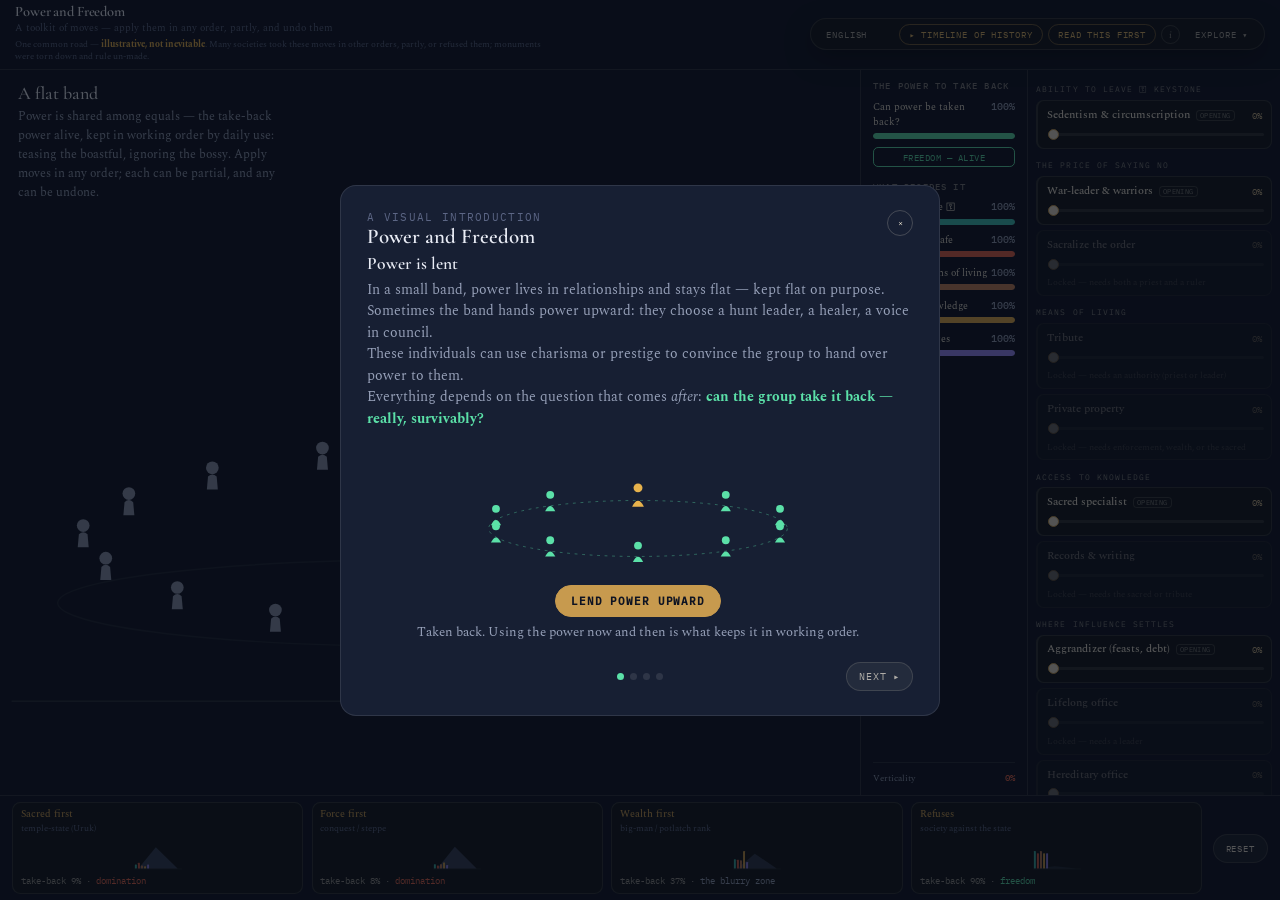
<file: Power and Freedom.html>
<!DOCTYPE html>
<html lang="en">
<head>
<meta charset="utf-8">
<meta name="viewport" content="width=device-width, initial-scale=1">
<title>Power and Freedom</title>
<link rel="preconnect" href="https://fonts.googleapis.com">
<link rel="preconnect" href="https://fonts.gstatic.com" crossorigin>
<link href="https://fonts.googleapis.com/css2?family=Cormorant+Garamond:ital,wght@0,500;0,600;0,700;1,600&family=Spectral:ital,wght@0,400;0,500;0,600;1,400&display=swap" rel="stylesheet">
<style>
/* Embedded fonts for fully offline use */
@font-face{font-family:'Fraunces';font-style:normal;font-weight:100 900;font-stretch:normal;src:url([data-uri]) format('woff2');}
@font-face{font-family:'Inter';font-style:normal;font-weight:100 900;src:url([data-uri]) format('woff2');}
@font-face{font-family:'IBM Plex Mono';font-style:normal;font-weight:400;src:url([data-uri]) format('woff2');}
@font-face{font-family:'IBM Plex Mono';font-style:normal;font-weight:500;src:url([data-uri]) format('woff2');}
</style>
<style>
  :root{
    --ink:#0E1322; --panel:#171F33; --panel2:#1D283F; --line:rgba(255,255,255,.10);
    --tx:#E9ECF5; --tx2:#97A1B9; --tx3:#5C6685;
    --info:#E7B24C; --agency:#3FC9B9; --reneg:#9B8CFF; --vert:#E8654B; --free:#5BE0A8; --stone:#43506E; --warrior:#3F6FC9;
    --mono:'IBM Plex Mono',ui-monospace,monospace; --ui:'Spectral',Georgia,serif; --disp:'Cormorant Garamond',Georgia,serif;
  }
  *{box-sizing:border-box}
  html,body{height:100%}
  body{margin:0;background:var(--ink);color:var(--tx);font-family:var(--ui);font-size:14px;overflow:hidden;-webkit-font-smoothing:antialiased}
  .app{height:100vh;display:grid;grid-template-rows:auto minmax(0,1fr) auto;position:relative}

  .top{display:flex;align-items:center;gap:14px;padding:6px 18px;border-bottom:1px solid var(--line);flex-wrap:wrap}
  .brand h1{font-family:var(--disp);font-weight:600;font-size:17px;margin:0;letter-spacing:-.01em;line-height:1}
  .brand p{margin:2px 0 0;font-size:11.5px;color:var(--tx3)}
  .brand .cav{margin-top:3px;max-width:620px;font-size:10.5px;line-height:1.4;color:var(--tx3)}
  .brand .cav b{color:var(--info)}
  .top .right{margin-left:auto;display:flex;gap:6px;align-items:center}
  .chip{font-family:var(--mono);font-size:11px;color:var(--tx2);background:transparent;border:1px solid var(--line);border-radius:7px;padding:6px 9px;cursor:pointer}
  .chip:hover{background:var(--panel2);color:var(--tx)}
  .ibtn{width:22px;height:22px;border-radius:50%;border:1px solid var(--line);background:transparent;color:var(--tx2);font-family:var(--disp);font-style:italic;font-size:13px;cursor:pointer;line-height:1;padding:0;display:inline-flex;align-items:center;justify-content:center}
  .ibtn:hover{border-color:var(--agency);color:var(--agency)}
  .ideck{height:440px;display:flex;flex-direction:column}
  .istep{display:none;flex:1;min-height:0}
  .istep.on{display:block;overflow:auto;padding-right:4px;animation:ifade .35s ease}
  @keyframes ifade{from{opacity:0;transform:translateY(8px)}to{opacity:1;transform:none}}
  .istep h4{font-family:var(--disp);font-size:17.5px;margin:2px 0 4px;font-weight:600}
  .istep p{font-size:13px;line-height:1.55;color:var(--tx2);margin:6px 0}
  .ibtnP{font-family:Inter,sans-serif;font-size:12.5px;font-weight:600;color:#bff3ec;background:rgba(63,201,185,.16);border:1px solid rgba(63,201,185,.5);border-radius:8px;padding:7px 14px;cursor:pointer}
  .ibtnP.warm{color:#f6c9bb;background:rgba(232,101,75,.14);border-color:rgba(232,101,75,.5)}
  .itrack{height:10px;background:var(--panel2);border:1px solid var(--line);border-radius:6px;overflow:hidden;margin:8px 0 4px}
  .ifill{height:100%;background:var(--free);width:0%;transition:width .6s ease,background .6s}
  .ichip{display:inline-block;font-family:var(--mono);font-size:10.5px;letter-spacing:1px;text-transform:uppercase;border:1px solid;border-radius:6px;padding:3px 8px;white-space:nowrap}
  .icap{font-size:12.5px;color:var(--tx2);min-height:34px;margin-top:6px}
  .itogs{display:flex;gap:8px;margin:6px 0;flex-wrap:wrap}
  .chip.on{border-color:var(--free);color:var(--free)}
  .izone{height:8px;border-radius:5px;background:linear-gradient(90deg,#E8654B 0 35%,#8C95AD 35% 55%,#5BE0A8 55% 100%);opacity:.8}
  .icards{display:grid;grid-template-columns:repeat(4,1fr);gap:8px;margin:8px 0}
  .icard{background:var(--panel2);border:1px solid var(--line);border-radius:9px;padding:7px}
  .icard svg{width:100%;height:44px}
  .ict{font-size:11.5px;font-weight:600;margin-top:3px}
  .ics{font-family:var(--mono);font-size:9.5px;color:var(--tx3)}
  .inav{display:flex;align-items:center;justify-content:space-between;margin-top:12px}
  .idots{display:flex;gap:6px}
  .idots .dot{width:7px;height:7px;border-radius:50%;background:var(--line);cursor:pointer}
  .idots .dot.on{background:var(--free)}
  .irow{display:flex;align-items:center;gap:9px;margin:5px 0}
  .ilab{font-size:11.5px;width:158px;flex:none}
  .irow input{flex:1;min-width:0}
  .irow b{font-family:var(--mono);font-size:10.5px;font-weight:500;width:38px;text-align:right;color:var(--tx2)}
  .imark{position:absolute;top:-3px;width:4px;height:16px;background:#fff;border-radius:2px;box-shadow:0 0 6px rgba(0,0,0,.6);transition:left .35s ease}


  .main{display:flex;min-height:0;min-width:0}
  .scene{position:relative;flex:1;min-width:0;min-height:0;display:flex;flex-direction:column}
  #pivotWrap{flex:none;display:flex;justify-content:center;align-items:flex-start;width:100%;height:0;overflow:hidden;box-sizing:border-box;position:relative;z-index:5}
  #pivotWrap.tl{height:196px;padding:8px 0 4px;overflow:visible}
  #stage{position:relative;flex:1;min-height:0;min-width:0}
  .scene svg{position:absolute;inset:0;width:100%;height:100%}
  .reading{position:absolute;top:14px;left:18px;right:18px;pointer-events:none}
  .reading .cfg{font-family:var(--disp);font-size:18px;font-weight:500;line-height:1.1}
  .reading .rc{font-size:12px;color:var(--tx2);margin-top:3px;max-width:46ch}

  .gauges{width:196px;flex:none;border-left:1px solid var(--line);padding:12px 14px;display:flex;flex-direction:column;gap:10px;overflow:hidden}
  .gauges h2{font-family:var(--mono);font-size:10px;letter-spacing:.14em;text-transform:uppercase;color:var(--tx3);margin:0;font-weight:500}
  .g .lab{display:flex;justify-content:space-between;font-size:11.5px;margin-bottom:4px}
  .g .lab b{font-family:var(--mono);font-weight:500;color:var(--tx2)}
  .track{height:7px;border-radius:5px;background:rgba(255,255,255,.08);overflow:hidden}
  .fill{height:100%;border-radius:5px;transition:width .1s linear}
  .smalls{margin-top:auto;border-top:1px solid var(--line);padding-top:10px;display:flex;flex-direction:column;gap:8px}
  .verdict{font-family:var(--mono);font-size:10px;letter-spacing:.06em;text-transform:uppercase;border:1px solid var(--line);border-radius:6px;padding:4px 7px;text-align:center;color:var(--free);cursor:help}
  .sm{display:flex;justify-content:space-between;font-size:11px;color:var(--tx2)}
  .sm b{font-family:var(--mono);font-weight:500}

  .palette{width:298px;flex:none;border-left:1px solid var(--line);padding:10px 10px 8px;overflow:auto;display:flex;flex-direction:column;gap:6px}
  .pg{font-family:var(--mono);font-size:9.5px;letter-spacing:.13em;text-transform:uppercase;color:var(--tx3);margin:7px 0 1px}
  .mv{background:var(--panel);border:1px solid var(--line);border-left:3px solid var(--c);border-radius:9px;padding:7px 10px}
  .mv.dis{opacity:.42}
  .mvtop{display:flex;align-items:center;gap:7px}
  .mvname{font-size:12.5px;font-weight:500}
  .mvtag{font-family:var(--mono);font-size:8px;letter-spacing:.05em;text-transform:uppercase;border:1px solid var(--line);border-radius:4px;padding:0 4px;color:var(--tx3)}
  .mvpct{margin-left:auto;font-family:var(--mono);font-size:11px;color:var(--tx2)}
  .mv input[type=range]{-webkit-appearance:none;appearance:none;width:100%;height:4px;border-radius:3px;background:rgba(255,255,255,.13);outline:none;margin-top:7px;cursor:pointer}
  .mv input[type=range]:disabled{cursor:not-allowed}
  .mv input[type=range]::-webkit-slider-thumb{-webkit-appearance:none;width:13px;height:13px;border-radius:50%;background:var(--c);cursor:pointer;border:2px solid var(--ink)}
  .mv input[type=range]::-moz-range-thumb{width:13px;height:13px;border:2px solid var(--ink);border-radius:50%;background:var(--c);cursor:pointer}
  .mvdep{font-size:10.5px;color:var(--tx3);margin-top:5px;display:none}
  .mv.dis .mvdep{display:block}

  .bottom{border-top:1px solid var(--line);padding:7px 14px;display:flex;align-items:stretch;gap:10px;flex-wrap:wrap}
  .compare{display:flex;gap:10px;flex:1;min-width:0;flex-wrap:wrap}
  .cmp{flex:1;min-width:128px;background:var(--panel);border:1px solid var(--line);border-radius:10px;padding:8px 9px;cursor:pointer;display:flex;flex-direction:column;gap:4px}
  .cmp.sel{border-color:var(--free);box-shadow:0 0 0 1px var(--free)}
  .cmp:hover{border-color:var(--agency)}
  .cmp .ct{font-size:11.5px;font-weight:500;line-height:1.1}
  .cmp .cs{font-size:10px;color:var(--tx3);line-height:1.2}
  .cmp svg{width:100%;height:40px}
  .cmp .cv{font-family:var(--mono);font-size:10px;color:var(--tx2)}
  .acts{display:flex;flex-direction:column;gap:7px;justify-content:center}
  .btn{font-family:var(--ui);font-size:12.5px;color:var(--tx);background:var(--panel2);border:1px solid var(--line);border-radius:9px;padding:8px 13px;cursor:pointer;white-space:nowrap}
  .btn:hover{background:#283655}
  .btn.recall{background:rgba(91,224,168,.15);border-color:rgba(91,224,168,.5);color:#bdf3da}

  #sandboxBar{display:flex;gap:12px;width:100%;align-items:stretch}
  #tlBar{display:none;width:100%;flex-direction:column;gap:7px}
  #tlBar.show{display:flex}
  .tlrow{display:flex;align-items:center;gap:12px}
  #tlScrub{flex:1;-webkit-appearance:none;appearance:none;height:5px;border-radius:4px;background:linear-gradient(90deg,var(--free),var(--info) 40%,var(--vert));outline:none;cursor:pointer;opacity:.9}
  #tlScrub::-webkit-slider-thumb{-webkit-appearance:none;width:16px;height:16px;border-radius:50%;background:#fff;border:3px solid var(--vert);cursor:pointer}
  #tlScrub::-moz-range-thumb{width:16px;height:16px;border-radius:50%;background:#fff;border:3px solid var(--vert);cursor:pointer}
  .tlcap{min-width:260px;max-width:340px;line-height:1.2}
  .tlcap b{font-family:var(--disp);font-weight:500;font-size:14px;display:block}
  .tlcap span{font-size:11px;color:var(--tx2)}
  .tlnote{font-size:11px;color:var(--tx3);line-height:1.4}.tlnote b{color:var(--info)}
  .tlyear{font-family:var(--mono);font-size:13px;color:var(--info);min-width:104px;text-align:center;border:1px solid var(--line);border-radius:7px;padding:6px 8px;background:var(--panel)}
  .pivot{width:min(660px,96%);max-height:58vh;overflow:auto;background:var(--panel);border:1px solid var(--line);border-left:3px solid var(--vert);border-radius:12px;padding:12px 16px;box-shadow:0 8px 22px rgba(0,0,0,.5);display:none;box-sizing:border-box;position:relative;z-index:6}
  .pivot.show{display:block}
  .pvyear{font-family:var(--mono);font-size:11px;letter-spacing:.08em;color:var(--info)}
  .pvera{font-family:var(--disp);font-weight:600;font-size:17px;line-height:1.1;margin:3px 0 3px}
  .pverasub{font-size:12px;line-height:1.45;color:var(--tx2)}
  .pvsplash{opacity:0;visibility:hidden;transition:opacity 1.2s ease,visibility 1.2s;margin-top:10px;padding-top:10px;border-top:1px solid var(--line)}
  .pivot.beat .pvsplash{opacity:1;visibility:visible}
  .pvline{opacity:0;transform:translateY(4px);transition:opacity 1s ease,transform 1s ease;margin:0 0 5px}
  .pivot.beat .pvline{opacity:1;transform:none}
  .pvfreedom{font-size:11px;color:var(--tx2);margin-bottom:5px;display:flex;flex-wrap:wrap;align-items:center;gap:4px 14px}
  .pvchip{display:inline-flex;align-items:center;gap:5px}
  .pvdot{width:9px;height:9px;border-radius:50%;display:inline-block;flex:none}
  .pvtitle{font-family:var(--disp);font-weight:600;font-size:15.5px;color:#f0d49a;margin:0 0 4px;line-height:1.12}
  .pvbody{font-size:12.5px;line-height:1.5;color:var(--tx2)}
  .pvbtn{margin-top:10px;font-family:var(--ui);font-size:12.5px;font-weight:600;color:#f0d49a;background:rgba(231,178,76,.16);border:1px solid rgba(231,178,76,.5);border-radius:8px;padding:7px 15px;cursor:pointer}
  .pvbtn:hover{background:rgba(231,178,76,.26)}
  .palette.locked{pointer-events:none;opacity:.92}
  /* ===== museum palette: brass / ivory controls (match The Human Journey) ===== */
  :root{--brass:#C79A4E;--brass2:#E0B766;--ivory:#E8E0CD;--char:#0E1322}
  .chip{font-family:var(--mono);text-transform:uppercase;letter-spacing:.08em;font-size:10px;color:var(--ivory);background:rgba(232,224,205,.06);border:1px solid rgba(232,224,205,.18);border-radius:30px;padding:7px 12px}
  .chip:hover,.chip.on{background:rgba(232,224,205,.12);border-color:rgba(232,224,205,.3);color:var(--ivory)}
  #timelineBtn{border-color:rgba(199,154,78,.5)!important;color:var(--brass2)!important}
  .chip[data-pop="argument"]{border-color:rgba(199,154,78,.45)!important;color:var(--brass2)!important}
  .ibtn{border-radius:50%;border:1px solid rgba(232,224,205,.22);color:var(--ivory)}
  .ibtn:hover{border-color:var(--brass);color:var(--brass2)}
  .btn{font-family:var(--mono);text-transform:uppercase;letter-spacing:.1em;font-size:11px;color:var(--ivory);background:rgba(232,224,205,.06);border:1px solid rgba(232,224,205,.18);border-radius:30px;padding:8px 14px}
  .btn:hover{background:rgba(232,224,205,.12);border-color:rgba(232,224,205,.3)}
  .btn.recall{color:var(--char)!important;background:var(--brass)!important;border-color:var(--brass)!important}
  .btn.recall:hover{background:var(--brass2)!important}
  .ibtnP{font-family:var(--mono);text-transform:uppercase;letter-spacing:.08em;font-size:11px;color:var(--char);background:var(--brass);border:1px solid var(--brass);border-radius:30px;padding:8px 15px;font-weight:600}
  .ibtnP:hover{background:var(--brass2)}
  .ibtnP.warm{color:var(--ivory);background:rgba(232,224,205,.06);border-color:rgba(232,224,205,.22)}
  .ibtnP.warm:hover{background:rgba(232,224,205,.12)}
  .pvbtn{color:var(--char);background:var(--brass);border:1px solid var(--brass);border-radius:30px}
  .pvbtn:hover{background:var(--brass2)}
  .ifill{background:var(--brass)!important}
  /* timeline scrubber + move sliders → charcoal track, ivory disc / brass ring */
  #tlScrub{height:6px;border-radius:4px;background:linear-gradient(90deg,#2a2018,#20262a)!important;border:1px solid rgba(232,224,205,.18);opacity:1}
  #tlScrub::-webkit-slider-thumb{width:16px;height:16px;border-radius:50%;background:var(--ivory)!important;border:2px solid var(--brass)!important;box-shadow:0 2px 8px rgba(0,0,0,.6)}
  #tlScrub::-moz-range-thumb{width:16px;height:16px;border-radius:50%;background:var(--ivory)!important;border:2px solid var(--brass)!important}
  .mv input[type=range]{background:rgba(232,224,205,.13)}
  .mv input[type=range]::-webkit-slider-thumb{width:13px;height:13px;border-radius:50%;background:var(--ivory)!important;border:2px solid var(--brass)!important}
  .mv input[type=range]::-moz-range-thumb{width:13px;height:13px;border-radius:50%;background:var(--ivory)!important;border:2px solid var(--brass)!important}
  #tip{position:fixed;z-index:70;max-width:250px;background:#0a0f1c;border:1px solid var(--line);border-radius:9px;padding:9px 11px;font-size:12px;line-height:1.45;color:var(--tx);pointer-events:none;opacity:0;transition:opacity .12s;box-shadow:0 8px 26px rgba(0,0,0,.5)}
  #tip b{color:var(--free)}
  #overlay{position:absolute;inset:0;z-index:40;background:rgba(7,11,20,.66);display:none;align-items:center;justify-content:center;padding:24px}
  #overlay.show{display:flex}
  .pop{background:var(--panel);border:1px solid var(--line);border-radius:16px;max-width:600px;width:100%;max-height:86%;overflow:auto;padding:24px 26px}
  .pop h3{font-family:var(--disp);font-weight:600;font-size:21px;margin:0 0 2px}
  .pop .k{font-family:var(--mono);font-size:11px;letter-spacing:.12em;text-transform:uppercase;color:var(--tx3)}
  .pop p{color:var(--tx2);font-size:13.5px;line-height:1.6}.pop p b{color:var(--tx)}
  .pop ol{color:var(--tx2);font-size:13px;line-height:1.55;padding-left:20px}
  .pop .close{float:right}
  .explore{position:relative}
  .expMenu{display:none;position:absolute;right:0;top:calc(100% + 6px);z-index:60;background:var(--panel);border:1px solid var(--line);border-radius:10px;box-shadow:0 10px 26px rgba(0,0,0,.55);min-width:248px;padding:6px;}
  .expMenu.open{display:block}
  .expMenu a{display:block;padding:7px 10px;border-radius:7px;text-decoration:none;color:var(--tx);font-size:12.5px}
  .expMenu a span{display:block;font-family:var(--mono);font-size:10px;color:var(--tx3);margin-top:1px}
  .expMenu a:hover{background:var(--panel2)}
  .expMenu a.cur{opacity:.55;cursor:default}

  /* ===== match The Human Journey chrome: charcoal panels, brass, ivory, mono ===== */
  .top{border-bottom-color:rgba(232,224,205,.14)}
  .bottom{border-top-color:rgba(232,224,205,.14)}
  .gauges,.palette{border-left-color:rgba(232,224,205,.14)}
  .gauges h2,.pg{color:rgba(236,229,214,.5)!important;font-family:var(--mono)}
  .g .lab{color:#ece5d6}
  .mv{background:rgba(20,24,26,.72)!important;border-color:rgba(232,224,205,.14)!important}
  .mvname{color:#ece5d6}
  .mvtag{color:rgba(236,229,214,.5);border-color:rgba(232,224,205,.18)}
  .mvpct{color:#cdb78c}
  .mvdep{color:rgba(236,229,214,.45)}
  .cmp{background:rgba(20,24,26,.72)!important;border-color:rgba(232,224,205,.14)!important}
  .cmp:hover{border-color:rgba(199,154,78,.6)!important}
  .cmp.sel{border-color:#c79a4e!important;box-shadow:0 0 0 1px #c79a4e!important}
  .cmp .cv{color:rgba(236,229,214,.6)}
  .btn{background:rgba(232,224,205,.06)!important;border-color:rgba(232,224,205,.14)!important;color:#ece5d6!important}
  .btn:hover{background:rgba(232,224,205,.12)!important}
  .btn.recall{background:rgba(199,154,78,.16)!important;border-color:rgba(199,154,78,.5)!important;color:#e7cfa0!important}
  .chip{color:rgba(236,229,214,.7);border-color:rgba(232,224,205,.14)}
  .chip:hover{background:rgba(232,224,205,.08);color:#ece5d6}
  .tlyear{color:var(--brass);border-color:rgba(232,224,205,.14);background:rgba(20,24,26,.72)}
  .tlnote b,.cmp .ct,.pvyear{color:var(--brass)}

  /* match The Human Journey UI scale (0.85) on desktop — scale the chrome, not the scene */
  @media (min-width:761px){
    .top,.gauges,.palette,.bottom{zoom:.85}
  }

  /* top-right controls → single charcoal pill toolbar, like The Human Journey */
  .top .right{background:rgba(20,24,26,.82);border:1px solid rgba(232,224,205,.14);border-radius:24px;padding:5px 6px;align-items:center;box-shadow:0 10px 30px rgba(0,0,0,.4)}
  .top .right .chip{border:1px solid transparent;border-radius:18px;background:transparent;font-family:var(--mono);font-size:10px;letter-spacing:.1em;text-transform:uppercase;color:rgba(236,229,214,.7);padding:5px 11px}
  .top .right .chip:hover{background:rgba(232,224,205,.08);color:#ece5d6}
  .top .right .ibtn{border-color:rgba(232,224,205,.18);color:rgba(236,229,214,.7)}
  .top .right .ibtn:hover{border-color:var(--brass);color:var(--brass)}
  .brand h1{font-family:var(--disp);font-weight:600}

  /* ===== mobile / small-screen layout ===== */
  @media (max-width:760px){
    body{overflow:auto;font-size:13.5px;-webkit-text-size-adjust:100%}
    .app{height:auto;min-height:100dvh;display:flex;flex-direction:column}
    /* top bar: stack brand over controls, let controls wrap */
    .top{padding:8px 12px;gap:8px}
    .brand h1{font-size:16px}
    .brand p{font-size:11px}
    .brand .cav{display:none}
    .top .right{margin-left:0;width:100%;flex-wrap:wrap;gap:6px}
    .top .right .chip,.top .right .ibtn{flex:0 0 auto}
    .expMenu{right:auto;left:0}
    /* main: stack scene, gauges, palette */
    .main{flex-direction:column;min-height:0}
    .scene{flex:none;height:54vh;min-height:320px}
    #pivotWrap.tl{height:150px}
    .reading{top:10px;left:12px;right:12px}
    .reading .cfg{font-size:16px}
    .reading .rc{font-size:11.5px;max-width:none}
    /* gauges: full width, reflow bars into a compact 2-up grid */
    .gauges{width:auto;flex:none;border-left:none;border-top:1px solid var(--line);
      flex-direction:row;flex-wrap:wrap;align-items:flex-start;gap:8px 14px;padding:12px;overflow:visible}
    .gauges h2{width:100%;margin:2px 0 0}
    .gauges .g{flex:1 1 140px;min-width:140px}
    .gauges .verdict{width:100%}
    .gauges .smalls{width:100%;margin-top:4px}
    /* palette: full width below */
    .palette{width:auto;flex:none;border-left:none;border-top:1px solid var(--line);max-height:none;overflow:visible;padding:12px}
    /* bottom: comfortable wrapping */
    .bottom{padding:10px 12px}
    .compare{gap:8px}
    .cmp{min-width:calc(50% - 5px)}
    #sandboxBar{flex-direction:column;gap:10px}
    .acts{flex-direction:row;flex-wrap:wrap}
    .acts .btn{flex:1 1 auto}
    .tlrow{flex-wrap:wrap}
    .tlyear{min-width:92px;font-size:12px}
    #tlScrub{flex:1 1 100%;order:3}
    /* intro deck + popups: fit small screens */
    #overlay{position:fixed}
    .pop{padding:18px 16px}
    .ideck{height:auto;min-height:0;max-height:none}
    .istep.on{max-height:54vh;overflow:auto;padding-right:6px}
    .istep h4{font-size:15px}
    .istep p{font-size:12.5px;line-height:1.45}
    .icards{grid-template-columns:repeat(2,1fr)}
    .irow{flex-wrap:wrap}
    .ilab{width:100%}
    .irow input{flex:1 1 70%}
    #tip{max-width:80vw}
  }
  @media (max-width:760px) and (orientation:landscape){
    .scene{height:78vh}
  }
</style>
</head>
<body>
<div class="app">
  <div class="top">
    <div class="brand"><h1>Power and Freedom</h1><p>A toolkit of moves — apply them in any order, partly, and undo them</p><p class="cav">One common road &mdash; <b>illustrative, not inevitable</b>. Many societies took these moves in other orders, partly, or refused them; monuments were torn down and rule un-made.</p></div>
    <div class="right">
      <button class="chip" id="timelineBtn" style="border-color:rgba(231,178,76,.5);color:#f0d49a">&#9656; Timeline of history</button>
      <button class="chip" data-pop="argument" style="border-color:rgba(63,201,185,.5);color:#bff3ec">Read this first</button>
      <button class="ibtn" data-pop="help" title="How to use this">i</button>
      <div class="explore"><button class="chip" id="expBtn">Explore &#9662;</button>
        <div class="expMenu" id="expMenu">
          <a href="index.html"><b>The Human Journey</b><span>Out of Africa &mdash; the atlas</span></a>
          <a class="cur"><b>Power and Freedom</b><span>Part VI &middot; the theory of freedom</span></a>
          <a href="The Origins of Power.html"><b>The Origins of Power</b><span>Part I &middot; the mechanisms</span></a>
          <a href="Power, Wealth &amp; Inequality.html"><b>Power, Wealth &amp; Inequality</b><span>Part II &middot; the quantities</span></a>
          <a href="The Cast and the Machine.html"><b>The Cast &amp; the Machine</b><span>Part III &middot; roles &amp; the state</span></a>
        </div></div>
    </div>
  </div>

  <div class="main">
    <div class="scene">
      <div id="pivotWrap">
        <div class="pivot" id="pivot">
          <div class="pvyear" id="pvYear"></div>
          <div class="pvera" id="pvEra"></div>
          <div class="pverasub" id="pvEraSub"></div>
          <div class="pvsplash" id="pvSplash">
            <div class="pvfreedom" id="pvFreedom"></div>
            <div class="pvtitle" id="pvTitle"></div>
            <div class="pvbody" id="pvBody"></div>
          </div>
        </div>
      </div>
      <div id="stage">
        <svg id="scene" viewBox="62 26 596 380" preserveAspectRatio="xMidYMid meet" aria-label="A society of figures that rises from an egalitarian circle into a pyramid as moves are applied; its size and crowd grow with world population over the timeline."></svg>
        <div class="reading" id="reading"><div class="cfg" id="cfg">A flat band</div><div class="rc" id="rc">Power is shared among equals. Apply moves from the right in any order — each can be partial, and any of them can be undone.</div></div>
      </div>
    </div>
    <div class="gauges">
      <h2>The power to take back</h2>
      <div class="g" data-tip="W"><div class="lab"><span>Can power be taken back?</span><b id="vW">100%</b></div><div class="track"><div class="fill" id="fW" style="background:var(--free)"></div></div></div>
      <div class="verdict" id="verdict" data-tip="st">Freedom — alive</div>
      <h2 style="margin-top:6px">What decides it</h2>
      <div class="g" data-tip="M"><div class="lab"><span>Ability to leave &#9919;</span><b id="vM">100%</b></div><div class="track"><div class="fill" id="fM" style="background:var(--agency)"></div></div></div>
      <div class="g" data-tip="C"><div class="lab"><span>Disobeying is safe</span><b id="vC">100%</b></div><div class="track"><div class="fill" id="fC" style="background:var(--vert)"></div></div></div>
      <div class="g" data-tip="B"><div class="lab"><span>Access to means of living</span><b id="vB">100%</b></div><div class="track"><div class="fill" id="fB" style="background:#C9855A"></div></div></div>
      <div class="g" data-tip="E"><div class="lab"><span>Access to knowledge</span><b id="vE">100%</b></div><div class="track"><div class="fill" id="fE" style="background:var(--info)"></div></div></div>
      <div class="g" data-tip="N"><div class="lab"><span>Influence rotates</span><b id="vN">100%</b></div><div class="track"><div class="fill" id="fN" style="background:var(--reneg)"></div></div></div>
      <div class="smalls">
        <div class="sm" data-tip="vert"><span>Verticality</span><b id="sVert" style="color:var(--vert)">0%</b></div>
      </div>
    </div>
    <div class="palette" id="palette"></div>
  </div>

  <div class="bottom">
    <div id="sandboxBar">
      <div class="compare" id="compare"></div>
      <div class="acts">
        <button class="btn" id="reset">Reset</button>
      </div>
    </div>
    <div id="tlBar">
      <div class="tlrow">
        <button class="btn" id="tlPlay">&#10073;&#10073; Pause</button>
        <div class="tlyear" id="tlYear">12,000 BCE</div>
        <input type="range" id="tlScrub" min="0" max="1000" value="0">
      </div>
    </div>
  </div>

  <div id="overlay"><div class="pop" id="pop"></div></div>
</div>
<div id="tip"></div>

<script>
const COL={free:'#5BE0A8',info:'#E7B24C',agency:'#3FC9B9',reneg:'#9B8CFF',vert:'#E8654B',neutral:'#9AA3BA',stone:'#43506E',gold:'#E7C04C',warrior:'#3F6FC9'};
const cl=(x,a=0,b=1)=>Math.max(a,Math.min(b,x));
const ss=t=>{t=cl(t);return t*t*(3-2*t);};
const lerp=(a,b,t)=>a+(b-a)*t;
function hx(h){return [parseInt(h.slice(1,3),16),parseInt(h.slice(3,5),16),parseInt(h.slice(5,7),16)];}
const NEU=hx('#8C95AD'),CI=hx(COL.info),CR=hx(COL.vert),CE=hx(COL.warrior),ST=hx(COL.stone),GD=hx(COL.gold);
const mixA=(a,b,t)=>a.map((v,i)=>Math.round(lerp(v,b[i],cl(t))));
const mix=(a,b,t)=>`rgb(${a.map((v,i)=>Math.round(lerp(v,b[i],cl(t)))).join(',')})`;

/* ---- the repertoire ---- */
const MOVES=[
  {id:'sed',     f:'M',d:.34,open:1,name:'Sedentism &amp; circumscription',tip:'Fixed fields, bounded land and a filling landscape make walking away unsurvivable — <b>the keystone</b>: villages are old, but only when the country fills in does the way out truly close. While it is open every other hold stays loose; once it shuts, they all tighten.'},
  {id:'war',     f:'C',d:.42,open:1,name:'War-leader &amp; warriors',tip:'A protector commands a war-band raised from the base. Saying no acquires a price. He can compel even the priest.'},
  {id:'sacralize',f:'C',d:.40,name:'Sacralize the order',tip:'The political order itself is declared eternal and divine — throne fused with altar. Refusal becomes heresy; the knowledge of how things could be otherwise is sealed.',dep:s=>s.sacred&&(s.aggr||s.war),why:'needs both a priest and a ruler'},
  {id:'tribute', f:'B',d:.30,name:'Tribute',tip:'A share of what everyone produces flows up to an authority — subsistence starts to pass through other hands.',dep:s=>s.sacred||s.aggr||s.war,why:'needs an authority (priest or leader)'},
  {id:'property',f:'B',d:.20,name:'Private property',tip:'Hoarding the group\u2019s resources, once shameful and leveled, is reclassified as a legitimate, enforceable claim: \u2018ours\u2019 becomes \u2018his\u2019. The means of independent subsistence are enclosed \u2014 and with fields owned, leaving gets dearer too.',dep:s=>s.war||s.aggr||s.sacred,why:'needs enforcement, wealth, or the sacred'},
  {id:'sacred',  f:'E',d:.45,grp:'I',open:1,name:'Sacred specialist',tip:'A charismatic figure claims to mediate with the spirits; animism\u2019s open access narrows to a shaman. The group <b>yields</b> the monopoly — and the first sacred rules, church-enforced.'},
  {id:'records', f:'E',d:.28,name:'Records &amp; writing',tip:'Tallies, tokens and seals — and much later, writing. Accounts and knowledge are codified and controlled. When the controlled knowledge is <i>about the stores</i> (the right to declare the harvest), knowledge and the means of living lock together.',dep:s=>s.tribute||s.sacred,why:'needs the sacred or tribute'},
  {id:'aggr',    f:'N',d:.32,open:1,name:'Aggrandizer (feasts, debt)',tip:'A generous big-man wins favour and turns feasts into debt and clients — persuasive sway begins to settle in one person.'},
  {id:'lifelong',f:'N',d:.24,name:'Lifelong office',tip:'A grant for the moment is made to last a lifetime — influence stops oscillating.',dep:s=>s.aggr||s.war,why:'needs a leader'},
  {id:'hered',   f:'N',d:.30,name:'Hereditary office',tip:'The office is owned and passed to sons, as property is — sway set in a fixed lineage.',dep:s=>s.lifelong&&s.property,why:'needs a lifelong office and property'},
  {id:'monument',f:'N',d:.20,name:'Monument',tip:'Built into stone, the order looks permanent and beyond question; the labour is taken from the base.',dep:s=>(s.sacred||s.aggr||s.war)&&(s.tribute||s.war),why:'needs authority and mobilised labour'},
  {id:'disuse',  f:'X',d:.50,name:'Disuse (leveling abandoned)',tip:'No one hoards, no one commands — but teasing the proud, gathering to decide, and walking away fall out of use. A power never used eventually stops working: the door, never opened, rusts shut. <b>Unfreedom with no villain.</b>'}
];
const MOVE=Object.fromEntries(MOVES.map(m=>[m.id,m]));
const FC={M:COL.agency,C:COL.vert,B:'#C9855A',E:COL.info,N:COL.reneg,X:'#B0A27E'};
const state={}; MOVES.forEach(m=>state[m.id]={x:0,ev:0});

function onSet(){const o={};MOVES.forEach(m=>o[m.id]=state[m.id].x>=0.25);return o;}
function depOK(id){const m=MOVE[id];if(!m.dep)return true;return m.dep(onSet());}
/* ---- Theory of Freedom (withdrawability model) ----
   One underlying variable: the power to take back, W — the effective, survivable ability of
   those who concede power to take it back. Five axes determine it, but not additively:
   they gate each other, and mobility is the keystone. */
function axesFrom(get){
  const C=1-cl(.48*get('war')+.26*get('aggr')+.18*get('sacralize')+.12*get('property'));      // coercion: is refusal affordable?
  const M=1-cl(.50*get('sed')+.26*get('property')+.20*get('war'));                            // mobility: is leaving survivable?
  const B=1-cl(.38*get('property')+.30*get('tribute')+.20*get('records')+.12*get('monument'));// material access: can you subsist independently?
  const E=1-cl(.45*get('sacred')+.30*get('records')+.25*get('sacralize'));                    // epistemic access: is the knowledge shared?
  const N=1-cl(.30*get('aggr')+.28*get('lifelong')+.30*get('hered')+.14*get('monument')+.12*get('sacralize')); // influence: does sway still oscillate?
  const coer=(1-C)*(1-0.65*M);                       // gating: coercion barely bites while the door is open; it becomes total once it shuts
  const Wl=cl(Math.pow(M,0.45)*(1-coer)*(0.30+0.70*((B+E+N)/3)));  // structural capacity: what an external power has left standing (mobility the keystone)
  const W=cl(Wl*(1-0.78*get('disuse')));             // liveness: a capacity atrophies when never used — it can rot with no oppressor present
  const asym=cl(.30*get('sacred')+.30*get('aggr')+.35*get('war')+.25*get('lifelong')+.25*get('hered')+.20*get('tribute')); // power conceded at all?
  const st=W<0.35?(Wl<0.45?'dom':'decay'):W<0.55?'edge':(asym>0.35?'legit':'free'); // two kinds of unfreedom: foreclosed by power, or lost through disuse
  return {C,M,B,E,N,W,Wl,asym,st};
}
const STLAB={free:'Freedom — alive',legit:'Legitimate inequality',edge:'The blurry zone',dom:'Domination',decay:'Decay — rusted shut'};
const STCOL={free:'var(--free)',legit:'var(--info)',edge:'var(--tx2)',dom:'var(--vert)',decay:'#B0A27E'};

/* ---- figures ---- */
const N=16;
const roles=[];roles[0]='ruler';roles[1]='priest';for(let i=2;i<5;i++)roles[i]='enforcer';for(let i=5;i<N;i++)roles[i]='producer';
const RC={x:360,y:300,rx:236,ry:60};
const free=[];for(let i=0;i<N;i++){const a=(i/N)*Math.PI*2+Math.PI/2;free[i]={x:RC.x+RC.rx*Math.cos(a),y:RC.y+RC.ry*Math.sin(a),depth:(Math.sin(a)+1)/2};}
const prodSlots=[[210,394],[270,394],[330,394],[390,394],[450,394],[510,394],[240,372],[300,372],[360,372],[420,372],[480,372]];
const struct=[];let pc=0;
for(let i=0;i<N;i++){if(roles[i]==='ruler')struct[i]={x:360,y:122};else if(roles[i]==='priest')struct[i]={x:360,y:170};else if(roles[i]==='enforcer')struct[i]={x:[300,360,420][i-2],y:234};else {struct[i]={x:prodSlots[pc][0],y:prodSlots[pc][1]};pc++;}}
function figSVG(x,y,s,fill,role,extra,op){
  let crown='',ped='';
  if(extra.crown>0.02)crown=`<path d="M${x-6},${y-22*s} L${x-3},${y-29*s} L${x},${y-23*s} L${x+3},${y-29*s} L${x+6},${y-22*s} Z" fill="${COL.gold}" opacity="${extra.crown.toFixed(2)}"/>`;
  if(extra.ped>0.02)ped=`<rect x="${x-9}" y="${y+1}" width="18" height="4" rx="1.5" fill="${COL.stone}" opacity="${extra.ped.toFixed(2)}"/>`;
  const head=4.4*s;
  return `<g data-role="${role}" data-tip="${role}" opacity="${op.toFixed(2)}" style="cursor:help">${ped}
    <path d="M${x-3.8*s},${y} L${x-3*s},${y-9*s} Q${x},${y-12*s} ${x+3*s},${y-9*s} L${x+3.8*s},${y} Z" fill="${fill}"/>
    <circle cx="${x}" cy="${(y-15*s).toFixed(1)}" r="${head.toFixed(1)}" fill="${fill}"/>${crown}</g>`;
}

const scene=document.getElementById('scene');
const $=id=>document.getElementById(id);
function templeSVG(cx,baseY,t,gold){
  if(t<0.01)return '';
  const H=t*150, op=(0.12+t*0.40).toFixed(2), col=mix(mixA(ST,CI,0.42),GD,gold*0.5), tiers=4, bw=112;
  let s=`<g data-tip="temple" style="cursor:help">`;
  for(let i=0;i<tiers;i++){const f0=i/tiers,f1=(i+1)/tiers,yb=baseY-H*f0,yt=baseY-H*f1,wb=lerp(bw,bw*0.30,f0)/2,wt=lerp(bw,bw*0.30,f1)/2;
    s+=`<polygon points="${(cx-wb).toFixed(0)},${yb.toFixed(0)} ${(cx+wb).toFixed(0)},${yb.toFixed(0)} ${(cx+wt).toFixed(0)},${yt.toFixed(0)} ${(cx-wt).toFixed(0)},${yt.toFixed(0)}" fill="${col}" opacity="${op}"/>`;}
  const topY=baseY-H;
  s+=`<rect x="${(cx-6).toFixed(0)}" y="${(topY-9).toFixed(0)}" width="12" height="9" fill="${col}" opacity="${op}"/>`;
  s+=`<line x1="${cx.toFixed(0)}" y1="${baseY.toFixed(0)}" x2="${cx.toFixed(0)}" y2="${(topY-9).toFixed(0)}" stroke="rgba(0,0,0,.20)" stroke-width="1" opacity="${(op*0.8).toFixed(2)}"/>`;
  return s+`</g>`;
}
function palaceSVG(cx,baseY,p,gold){
  if(p<0.01)return '';
  const H=p*118, op=(0.12+p*0.40).toFixed(2), col=mix(mixA(ST,CE,0.40),GD,gold*0.5), W=120, x0=cx-W/2, yT=baseY-H;
  let s=`<g data-tip="palace" style="cursor:help">`;
  s+=`<rect x="${x0.toFixed(0)}" y="${yT.toFixed(0)}" width="${W}" height="${H.toFixed(0)}" fill="${col}" opacity="${op}"/>`;
  const merlons=6, mw=W/(merlons*2-1);
  for(let i=0;i<merlons;i++){const mx=x0+i*2*mw;s+=`<rect x="${mx.toFixed(0)}" y="${(yT-6).toFixed(0)}" width="${mw.toFixed(1)}" height="6" fill="${col}" opacity="${op}"/>`;}
  const tH=H*1.28, tw=24, tx=x0-3;
  s+=`<rect x="${tx.toFixed(0)}" y="${(baseY-tH).toFixed(0)}" width="${tw}" height="${tH.toFixed(0)}" fill="${col}" opacity="${op}"/>`;
  for(let i=0;i<3;i++)s+=`<rect x="${(tx+i*9).toFixed(0)}" y="${(baseY-tH-6).toFixed(0)}" width="6" height="6" fill="${col}" opacity="${op}"/>`;
  const gw=20, gh=Math.min(H*0.62,32);
  if(gh>4)s+=`<path d="M${(cx-gw/2).toFixed(0)},${baseY.toFixed(0)} L${(cx-gw/2).toFixed(0)},${(baseY-gh+gw/2).toFixed(0)} Q${cx.toFixed(0)},${(baseY-gh).toFixed(0)} ${(cx+gw/2).toFixed(0)},${(baseY-gh+gw/2).toFixed(0)} L${(cx+gw/2).toFixed(0)},${baseY.toFixed(0)} Z" fill="rgba(0,0,0,.34)" opacity="${op}"/>`;
  return s+`</g>`;
}
/* ---- world population (illustrative) ---- */
const POPTAB=[[-40000,0.6],[-25000,1],[-18000,1.5],[-12000,2],[-10000,4],[-8000,5],[-5000,18],[-3000,45],[-1000,115],[1,250],[1000,300],[1500,460],[1800,1000],[1900,1650],[1950,2500],[2000,6100],[2025,8200]];
function popOf(year){
  if(year<=POPTAB[0][0])return POPTAB[0][1];
  for(let i=1;i<POPTAB.length;i++){if(year<=POPTAB[i][0]){const a=POPTAB[i-1],b=POPTAB[i],f=(year-a[0])/(b[0]-a[0]);return Math.exp(lerp(Math.log(a[1]),Math.log(b[1]),f));}}
  return POPTAB[POPTAB.length-1][1];
}
const LP0=Math.log(2),LP1=Math.log(8200);
const popKOf=year=>cl((Math.log(popOf(year))-LP0)/(LP1-LP0));
const fmtPop=m=>m<2?'~'+m.toFixed(1)+'M':m<1000?'~'+Math.round(m)+'M':'~'+(m/1000).toFixed(m<9500?1:0)+'B';
function mulberry32(a){return function(){a|=0;a=a+0x6D2B79F5|0;let t=Math.imul(a^a>>>15,1|a);t=t+Math.imul(t^t>>>7,61|t)^t;return((t^t>>>14)>>>0)/4294967296;};}
const US=1.0;
const CROWDCOL='rgb('+NEU.join(',')+')';
const hwAt=y=>212*(y-98)/296;
const ROWS=[
  {y:388,cap:18,role:'producer'},{y:366,cap:16,role:'producer'},{y:344,cap:14,role:'producer'},{y:322,cap:12,role:'producer'},{y:300,cap:10,role:'producer'},
  {y:262,cap:8,role:'enforcer'},{y:236,cap:6,role:'enforcer'},
  {y:200,cap:4,role:'elite'},{y:176,cap:3,role:'elite'},{y:150,cap:2,role:'elite'}
];
const ROLECOL={producer:CROWDCOL,enforcer:'rgb('+CE.join(',')+')',priest:'rgb('+CI.join(',')+')',leader:'rgb('+CR.join(',')+')'};
const ROLEOP={producer:0.5,enforcer:0.85};
const ELITEROLL=(()=>{const r=mulberry32(99),a=[];for(let i=0;i<12;i++)a.push(r());return a;})();
const ROWANIM=ROWS.map((r,i)=>{const rnd=mulberry32(137+i*31);const jit=[];for(let k=0;k<r.cap;k++)jit.push(rnd());return {rate:0.036+0.028*rnd(),lag:0.8+1.6*rnd(),jit};});
const SROW=(()=>{const a=[];let prev=Infinity;for(const r of ROWS){let s=r.cap>1?2*hwAt(r.y)*0.9/(r.cap-1):0;if(r.cap>1){s=Math.min(s,prev*0.96);prev=s;}a.push(s);}return a;})(); // figure spacing never widens going up: each row sits squeezed inside the one below
let DEX=null, crowdSnap=true;
let SCENE_PS=null;   // eased on-screen scale: structure grows, view steps back to refit
function crowdFig(x,y,s,fill,op){return `<g opacity="${op}"><path d="M${(x-3.8*s).toFixed(1)},${y.toFixed(1)} L${(x-3*s).toFixed(1)},${(y-9*s).toFixed(1)} Q${x.toFixed(1)},${(y-12*s).toFixed(1)} ${(x+3*s).toFixed(1)},${(y-9*s).toFixed(1)} L${(x+3.8*s).toFixed(1)},${y.toFixed(1)} Z" fill="${fill}"/><circle cx="${x.toFixed(1)}" cy="${(y-15*s).toFixed(1)}" r="${(4.4*s).toFixed(1)}" fill="${fill}"/></g>`;}
/* ---- GDP per capita (illustrative, ~1990 intl $) & era station names ---- */
const GDPCAP=[[-300000,440],[-3000,460],[1,500],[1000,540],[1500,640],[1700,720],[1800,1050],[1870,1500],[1900,2000],[1950,3000],[1980,5500],[2000,8000],[2025,16000]];
function gdpCapOf(year){
  if(year<=GDPCAP[0][0])return GDPCAP[0][1];
  for(let i=1;i<GDPCAP.length;i++){if(year<=GDPCAP[i][0]){const a=GDPCAP[i-1],b=GDPCAP[i],f=(year-a[0])/(b[0]-a[0]);return Math.exp(lerp(Math.log(a[1]),Math.log(b[1]),f));}}
  return GDPCAP[GDPCAP.length-1][1];
}
const fmtGdp=g=>g>=1000?'$'+(g/1000).toFixed(g<9500?1:0)+'k':'$'+Math.round(g/10)*10;
// era-appropriate names for each station, localized; null in the sandbox (no year).
// Labels are SVG text rewritten every frame, so we localize at the source (reading the
// active pf-lang) rather than through the runtime DOM translation layer.
const PF_LANGS=['en','ca','es','fr','nl','no'];
const STATE_TR=['The State',"L'Estat",'El Estado',"L'État",'De Staat','Staten'];
const STATION_TR=[
  { r:['Big-man','Home fort','Hombre grande','Grand homme','Grote man','Stormann'],
    p:['Shaman','Xaman','Chamán','Chamane','Sjamaan','Sjaman'],
    e:['','','','','',''],
    d:['Foragers','Recol·lectors','Recolectores','Cueilleurs','Verzamelaars','Sankere'] },
  { r:['Priest-king','Rei-sacerdot','Rey-sacerdote','Roi-prêtre','Priester-koning','Prestekonge'],
    p:['Priesthood','Sacerdoci','Sacerdocio','Clergé','Priesterschap','Presteskap'],
    e:['Soldiers','Soldats','Soldados','Soldats','Soldaten','Soldater'],
    d:['Farmers','Pagesos','Campesinos','Paysans','Boeren','Bønder'] },
  { r:['Emperor','Emperador','Emperador','Empereur','Keizer','Keiser'],
    p:['Priesthood','Sacerdoci','Sacerdocio','Clergé','Priesterschap','Presteskap'],
    e:['Legions','Legions','Legiones','Légions','Legioenen','Legioner'],
    d:['Citizens','Ciutadans','Ciudadanos','Citoyens','Burgers','Borgere'] },
  { r:['King','Rei','Rey','Roi','Koning','Konge'],
    p:['Clergy','Clergat','Clero','Clergé','Geestelijkheid','Geistlighet'],
    e:['Knights','Cavallers','Caballeros','Chevaliers','Ridders','Riddere'],
    d:['Serfs','Serfs','Siervos','Serfs','Horigen','Livegne'] },
  { r:['Sovereign','Sobirà','Soberano','Souverain','Vorst','Suveren'],
    p:['Church','Església','Iglesia','Église','Kerk','Kirke'],
    e:['Company armies','Exèrcits de companyia','Ejércitos de compañía','Armées de compagnie','Compagnielegers','Kompaniarmeer'],
    d:['Labourers','Treballadors','Trabajadores','Ouvriers','Arbeiders','Arbeidere'] },
  { r:['Magnate & state','Magnat i estat','Magnate y estado','Magnat et État','Magnaat en staat','Magnat og stat'],
    p:['','','','','',''],
    e:['Police','Policia','Policía','Police','Politie','Politi'],
    d:['Workers','Obrers','Obreros','Ouvriers','Arbeiders','Arbeidere'] },
  { r:['Capital','Capital','Capital','Capital','Kapitaal','Kapital'],
    p:['','','','','',''],
    e:['','','','','',''],
    d:['Citizens','Ciutadans','Ciudadanos','Citoyens','Burgers','Borgere'] }
];
function pfLangIdx(){try{var i=PF_LANGS.indexOf(localStorage.getItem('pf-lang'));return i<0?0:i;}catch(e){return 0;}}
function stationNames(year){
  if(year==null)return null;
  var ei = year<-3000?0 : year<-800?1 : year<500?2 : year<1450?3 : year<1800?4 : year<1970?5 : 6;
  var li=pfLangIdx(), s=STATION_TR[ei];
  return {ruler:s.r[li], priest:s.p[li], enforcer:s.e[li], producer:s.d[li], state:STATE_TR[li]};
}
function stationLabel(x,y,txt,col,op,anchor){
  if(!txt||op<0.05)return '';
  return `<text x="${x.toFixed(0)}" y="${y.toFixed(0)}" text-anchor="${anchor||'middle'}" font-family="IBM Plex Mono,monospace" font-size="9.5" letter-spacing="1.6" font-weight="500" fill="${col}" opacity="${Math.min(0.92,op).toFixed(2)}">${txt.toUpperCase()}</text>`;
}
function sceneSVG(ev,F,pk,year){
  const v=1-F.Wl;
  const tPriest=ev.sacred,tRuler=Math.max(ev.aggr,ev.war),tEnf=ev.war,tProd=ss(v);
  const stone=cl(ev.monument*0.55+ev.sacralize*0.25), encl=ev.property, crownV=ev.hered;
  const tt=cl(.5*ev.sacred+.25*ev.tribute+.25*ev.records+.25*ev.monument), pp=cl(.5*Math.max(ev.war,ev.aggr)+.30*ev.property+.28*ev.hered+.20*ev.lifelong+.20*ev.monument), fuse=ev.sacralize;
  const bY=400, tCx=132+fuse*22, pCx=588-fuse*22;
  const ph=performance.now()/1000, drift=ph*0.045;  // the band is never still: the circle slowly turns, each figure breathing
  const items=[];let priestPos={x:360,y:300},rulerPos={x:360,y:300},enf=[],prodFront={x:200,y:360};
  for(let i=0;i<N;i++){
    const r=roles[i];let t,fill,crown=0,ped=0,op=1;
    if(r==='priest'){t=tPriest;fill=mix(NEU,CI,t);ped=t*0.9;}
    else if(r==='ruler'){t=tRuler;fill=mix(NEU,CR,t);ped=t*0.9;crown=crownV*t;}
    else if(r==='enforcer'){t=tEnf;fill=mix(NEU,CE,t);}
    else {t=tProd;fill=`rgb(${NEU.join(',')})`;op=1-tProd*0.4;}
    const aF=(i/N)*Math.PI*2+Math.PI/2+drift, wob=1+0.022*Math.sin(ph*0.7+i*1.73);
    const liftF=Math.pow(cl(Math.sin(ph*(0.15+0.10*((i*0.61803)%1))+6.283*((i*0.75488)%1)),0,1),24); // now and then a figure rises — sway gathering — and is leveled back
    const tp=ss(cl(t/0.8)); // position locks fully once verticalization is well advanced — no rotating residual
    const x=lerp(RC.x+RC.rx*wob*Math.cos(aF),struct[i].x,tp),y=lerp(RC.y+RC.ry*wob*Math.sin(aF)-15*liftF,struct[i].y,tp),sc=US*(1+0.10*liftF*(1-tp));
    if(r==='priest')priestPos={x,y};else if(r==='ruler')rulerPos={x,y};else if(r==='enforcer')enf.push({x,y});else if(y>prodFront.y)prodFront={x,y};
    items.push({x,y,sc,fill,role:r,crown,ped,op});
  }
  items.sort((a,b)=>a.y-b.y);
  // World scale ∝ GDP per capita: the structure GROWS; when it would outgrow the
  // frame, the view steps back a notch (zoom out) and it keeps growing — so it reads
  // as growth, never shrinkage. Eased so each step-back is a smooth camera pull-back.
  let ps;
  if(year==null){ ps=1; SCENE_PS=null; }
  else {
    const G0=450, STEP=1.75, PS0=0.60;
    const wgrow=Math.max(1, gdpCapOf(year)/G0);
    const zbr=Math.pow(STEP, Math.floor(Math.log(wgrow)/Math.log(STEP)));
    const targetPs=PS0*(wgrow/zbr);                    // grows PS0 → PS0·STEP within a bracket, then the camera steps back
    SCENE_PS=(SCENE_PS==null||crowdSnap)?targetPs:SCENE_PS+(targetPs-SCENE_PS)*0.08;
    ps=SCENE_PS;
  }
  const secK = year==null?0:cl((year-1400)/625);
  const ttD = tt*(1-0.5*secK), ppD = pp*(1+0.05*secK);
  let sc='';
  sc+=`<ellipse cx="${RC.x}" cy="${RC.y+34}" rx="258" ry="30" fill="none" stroke="rgba(255,255,255,.13)" stroke-width="1" opacity="${((1-tProd)*0.5).toFixed(2)}"/>`;
  sc+=templeSVG(tCx,bY,ttD,fuse)+palaceSVG(pCx,bY,ppD,fuse);
  if(stone>0.01){sc+=`<path d="M360,98 L572,394 L148,394 Z" fill="${COL.stone}" opacity="${Math.min(0.6,stone).toFixed(2)}"/>`;
    sc+=`<path d="M360,98 L572,394 L148,394 Z" fill="none" stroke="rgba(255,255,255,.10)" stroke-width="1" opacity="${Math.min(1,stone*1.6).toFixed(2)}"/>`;
    for(const cy of [180,265,350]){const hw=212*(cy-98)/296;sc+=`<line x1="${360-hw}" y1="${cy}" x2="${360+hw}" y2="${cy}" stroke="rgba(0,0,0,.18)" stroke-width="1" opacity="${Math.min(.5,stone).toFixed(2)}"/>`;}}
  if(pk!=null){
    const tShare=(ttD+ppD)>0.02?ttD/(ttD+ppD):0.5;
    const CLS={producer:cl(pk),enforcer:cl(ev.war),elite:cl(Math.max(ttD,ppD)*pk)};
    const nOf={}; ROWS.forEach(r=>nOf[r.role]=(nOf[r.role]||0)+1);
    const idxOf={},ex=[];
    ROWS.forEach(row=>{const i=idxOf[row.role]||0;idxOf[row.role]=i+1;
      let e=row.cap*cl(CLS[row.role]*nOf[row.role]-i);     // pour: lower rows of a class fill first
      e*=cl((e-0.8)/0.7);                                  // smoothly suppress sub-single-figure dust
      ex.push(Math.min(e,row.cap));});
    for(let i=ROWS.length-2;i>=0;i--)ex[i]=Math.min(ROWS[i].cap,Math.max(ex[i],ex[i+1]+cl(ex[i+1]*2,0,1))); // every row strictly outnumbers the one above (by a full figure once the upper row is real)
    if(!DEX||crowdSnap){DEX=ex.slice();crowdSnap=false;}   // scrub / mode change: jump straight there
    else for(let i=0;i<ex.length;i++){
      DEX[i]+=cl(ex[i]-DEX[i],-0.30,ROWANIM[i].rate);      // each row fills at its own pace; every arrival visibly slides in
      if(i>0&&DEX[i-1]<ex[i-1]-0.06)DEX[i]=Math.min(DEX[i],Math.max(0,DEX[i-1]-ROWANIM[i].lag)); // while the row below is still filling, trail it by its own margin: bottom-up, desynchronised
    }
    let cr='';
    ROWS.forEach((row,ri)=>{
      const e=DEX[ri]; if(e<0.05)return;
      const n=row.cap,s=SROW[ri],flip=ROWANIM[ri].jit[0]<0.5?1:-1;
      const morph=ss(cl((row.role==='producer'?tProd:row.role==='enforcer'?tEnf:Math.max(tPriest,tRuler))/0.8)); // same verticalization the named figures use, locking fully once well advanced
      const m=Math.min(n,Math.ceil(e-1e-6));
      for(let k=0;k<m;k++){
        const o=n%2===1?(k===0?0:flip*(k%2?1:-1)*s*Math.ceil(k/2)):flip*(k%2?-1:1)*s*(Math.floor(k/2)+0.5); // strict centre-out, alternating sides
        const ga=((ri*31+k)*2.39996+drift)%(Math.PI*2), rs=0.94+0.12*ROWANIM[ri].jit[k];
        const liftK=Math.pow(cl(Math.sin(ph*(0.15+0.10*(((ri*7+k)*0.61803)%1))+6.283*(((ri*7+k)*0.75488)%1)),0,1),24);
        const cx0=RC.x+RC.rx*rs*Math.cos(ga), cy0=RC.y+RC.ry*rs*Math.sin(ga)-10*liftK; // a place on the circle while the band is flat
        const bx=lerp(cx0,360+o,morph), by=lerp(cy0,row.y,morph);             // ...migrating into the pyramid row as power verticalizes
        const a=cl(e-k);                                   // newest figure arrives with the fraction
        const eA=a*a*(3-2*a);                              // eased slide
        const x=RC.x+(bx-RC.x)*lerp(1.16,1,eA), y=RC.y+(by-RC.y)*lerp(1.16,1,eA); // newcomers converge in from just outside
        let col,op,tk;
        if(row.role==='elite'){const yel=ELITEROLL[(ri*5+k)%ELITEROLL.length]<tShare;col=yel?ROLECOL.priest:ROLECOL.leader;const gate=yel?cl((tPriest-0.06)*1.7):cl((tRuler-0.06)*1.7);op=(yel?0.85:0.9)*cl(a*1.8)*gate;tk=yel?'eliteP':'eliteL';}
        else{col=ROLECOL[row.role];op=ROLEOP[row.role]*cl(a*1.8);tk=row.role;}
        cr+=`<g data-tip="${tk}" style="cursor:help">`+crowdFig(x,y,US,col,op)+`</g>`;}
    });
    sc+=cr;}
  let fx='';
  if(encl>0.04){const xL=210,xR=510,yT=388;fx+=`<line x1="${xL}" y1="${yT}" x2="${xR}" y2="${yT}" stroke="${COL.stone}" stroke-width="1.4" opacity="${encl.toFixed(2)}"/>`;for(let x=xL;x<=xR;x+=24)fx+=`<line x1="${x}" y1="${yT}" x2="${x}" y2="${yT-8}" stroke="${COL.stone}" stroke-width="1.2" opacity="${(encl*0.9).toFixed(2)}"/>`;}
  const baseP=[[252,374],[360,386],[468,374]];
  const opP=cl(ev.sacred)*(1-cl(tRuler)*0.5)*0.6,opR=cl(tRuler)*0.55;
  for(const b of baseP){
    if(opP>0.03)fx+=`<path d="M${b[0]},${b[1]} Q${((b[0]+priestPos.x)/2)|0},${((b[1]+priestPos.y)/2-16)|0} ${priestPos.x|0},${(priestPos.y+6)|0}" fill="none" stroke="${COL.info}" stroke-width="1.3" opacity="${opP.toFixed(2)}" marker-end="url(#up)"/>`;
    if(opR>0.03)fx+=`<path d="M${b[0]},${b[1]} Q${((b[0]+rulerPos.x)/2)|0},${((b[1]+rulerPos.y)/2-22)|0} ${rulerPos.x|0},${(rulerPos.y+8)|0}" fill="none" stroke="${COL.vert}" stroke-width="1.3" opacity="${opR.toFixed(2)}" marker-end="url(#up)"/>`;
  }
  sc+=fx;
  sc+=items.map(it=>figSVG(it.x,it.y,it.sc,it.fill,it.role,{crown:it.crown,ped:it.ped},it.op)).join('');
  if(ttD>0.05&&ppD>0.05&&fuse>0.03)sc+=`<path d="M${tCx.toFixed(0)},${(bY-ttD*150).toFixed(0)} Q360,62 ${pCx.toFixed(0)},${(bY-ppD*118).toFixed(0)}" fill="none" stroke="${COL.gold}" stroke-width="1.4" opacity="${(fuse*0.5).toFixed(2)}" stroke-dasharray="2 5"/>`;
  // station labels — a legend down the right margin, clear of the figures
  const SN=stationNames(year);
  if(SN){
    const lab=(yy,txt,col,op)=>stationLabel(360+hwAt(yy)+10,yy,txt,col,op,'start');  // just outside the right slope, stepping out along the contour
    if(fuse>0.03)sc+=lab(108,SN.state,COL.gold,fuse*0.8);
    sc+=lab(126,SN.ruler,COL.vert,cl((tRuler-0.08)*1.7));
    sc+=lab(170,SN.priest,COL.info,cl((tPriest-0.08)*1.7));
    sc+=lab(242,SN.enforcer,COL.warrior,cl((tEnf-0.10)*1.7));
    sc+=lab(352,SN.producer,'rgba(220,225,235,.7)',cl(0.42+0.5*tProd));
  }
  const groundU=`<line x1="70" y1="402" x2="650" y2="402" stroke="rgba(255,255,255,.10)" stroke-width="1"/>`;
  let labelU='';
  return `<defs><marker id="up" viewBox="0 0 10 10" refX="6" refY="5" markerWidth="5" markerHeight="5" orient="auto-start-reverse"><path d="M2 8 L6 5 L2 2" fill="none" stroke="context-stroke" stroke-width="1.4"/></marker></defs>${groundU}<g transform="translate(360,400) scale(${ps.toFixed(3)}) translate(-360,-400)">${sc}</g>${labelU}`;
}

/* ---- live reading ---- */
function reading(ev,F){
  const v=1-F.Wl, on=onSet();
  let cfg,rc;
  if(v<0.08&&F.st!=='decay'&&F.st!=='edge'){cfg='A flat band';rc='Power is shared among equals — the take-back power alive, kept in working order by daily use: teasing the boastful, ignoring the bossy. Apply moves in any order; each can be partial, and any can be undone.';}
  else if(F.st==='free'){cfg='Freedom — alive';rc='Taking power back would work if tried, whether or not anyone is trying. No oppressor in sight, nothing to fight — just a power kept in working order.';}
  else if(F.st==='legit'){cfg='Legitimate inequality';rc='Real inequality that is not domination: power has been handed over, but it can still be recalled — a leader people follow but could ignore or remove.';}
  else if(F.st==='edge'){cfg='The blurry zone';rc='Taking power back is getting expensive, or rusty. The line between free and unfree is a zone, not a sharp edge — and this is it.';}
  else if(F.st==='decay'){cfg='Decay — rusted shut';rc='No one hoards, no one commands — yet taking power back would fail if tried, because it was never used. The door, never opened, rusted shut on its own: unfreedom with no villain.';}
  else {cfg='Domination';rc='Someone has shut the door: taking power back is no longer survivable. Yet nothing was seized at the founding — the power was lent, and what force now blocks is its return.';}
  const door = F.st==='decay' ? ' The door stands open — but no one remembers how to walk through it.'
    : (F.M>0.5 ? ' The door is open — and while it is, the other holds stay loose.' : ' The door is shut — the keystone; freedom returns by reopening the way out first, never the other way around.');
  $('cfg').textContent=cfg; $('rc').textContent=rc + ((v>0.08||F.st==='decay'||F.st==='edge')?door:'');
}

/* ---- palette ---- */
function buildPalette(){
  const groups={M:'Ability to leave &#9919; keystone',C:'The price of saying no',B:'Means of living',E:'Access to knowledge',X:'Upkeep',N:'Where influence settles'};
  let html='';
  for(const g of ['M','C','B','E','N','X']){
    html+=`<div class="pg">${groups[g]}</div>`;
    for(const m of MOVES.filter(x=>x.f===g)){
      html+=`<div class="mv" id="mv-${m.id}" data-tip="mv:${m.id}" style="--c:${FC[g]}">
        <div class="mvtop"><span class="mvname">${m.name}</span>${m.open?'<span class="mvtag">opening</span>':''}<span class="mvpct" id="pct-${m.id}">0%</span></div>
        <input type="range" min="0" max="100" value="0" data-id="${m.id}">
        <div class="mvdep" id="dep-${m.id}"></div></div>`;
    }
  }
  $('palette').innerHTML=html;
  $('palette').addEventListener('input',e=>{const id=e.target.dataset.id;if(!id)return;if(!depOK(id)){e.target.value=0;return;}state[id].x=(+e.target.value)/100;clearPresetSel();});
}
function updatePalette(){
  for(const m of MOVES){
    const ok=depOK(m.id), el=$('mv-'+m.id), inp=el.querySelector('input');
    el.classList.toggle('dis',!ok);
    inp.disabled=!ok;
    if(!ok && state[m.id].x>0){state[m.id].x=0;inp.value=0;}
    $('dep-'+m.id).innerHTML = ok?'':('Locked — '+m.why);
    $('pct-'+m.id).textContent=Math.round(state[m.id].x*100)+'%';
  }
}

/* ---- compare strip: several openings side by side ---- */
const PRESETS={
  sacred:{t:'Sacred first',s:'temple-state (Uruk)',set:{sacred:.95,tribute:.85,records:.8,war:.65,sed:.85,aggr:.45,property:.8,lifelong:.8,hered:.7,monument:.8,sacralize:.85}},
  force:{t:'Force first',s:'conquest / steppe',set:{war:.95,sed:.7,aggr:.5,sacred:.6,tribute:.75,records:.65,property:.85,lifelong:.85,hered:.8,monument:.6,sacralize:.75}},
  wealth:{t:'Wealth first',s:'big-man / potlatch rank',set:{aggr:.9,war:.35,sed:.4,tribute:.55,property:.8,lifelong:.65,hered:.4,monument:.45}},
  refuse:{t:'Refuses',s:'society against the state',set:{aggr:.45,sacred:.3}}
};
function miniSVG(F){
  const v=1-F.Wl, apex=70-v*54, op=(0.28+v*0.45).toFixed(2);
  let s=`<svg viewBox="0 0 130 78">`;
  s+=`<polygon points="20,70 110,70 60,${apex.toFixed(0)}" fill="${COL.stone}" opacity="${op}"/>`;
  s+=`<line x1="10" y1="71" x2="120" y2="71" stroke="rgba(255,255,255,.12)" stroke-width="1"/>`;
  // tiny axis bars: M C B E N
  const bars=[['M',F.M,FC.M],['C',F.C,FC.C],['B',F.B,FC.B],['E',F.E,FC.E],['N',F.N,FC.N]];
  bars.forEach((b,i)=>{const x=12+i*7;s+=`<rect x="${x}" y="${(70-b[1]*40).toFixed(0)}" width="4.5" height="${(b[1]*40).toFixed(0)}" rx="1" fill="${b[2]}" opacity=".85"/>`;});
  return s+`</svg>`;
}
function buildCompare(){
  let html='';
  for(const k in PRESETS){const p=PRESETS[k];const F=axesFrom(id=>p.set[id]||0);
    html+=`<div class="cmp" data-preset="${k}"><div class="ct">${p.t}</div><div class="cs">${p.s}</div>${miniSVG(F)}<div class="cv">take-back ${Math.round(F.W*100)}% &middot; <span style="color:${STCOL[F.st]}">${STLAB[F.st].split(' — ')[0].toLowerCase()}</span></div></div>`;}
  $('compare').innerHTML=html;
  $('compare').querySelectorAll('.cmp').forEach(c=>c.onclick=()=>loadPreset(c.dataset.preset));
}
let selPreset=null;
function loadPreset(k){const p=PRESETS[k];MOVES.forEach(m=>state[m.id].x=p.set[m.id]||0);syncSliders();selPreset=k;
  document.querySelectorAll('#compare .cmp').forEach(c=>c.classList.toggle('sel',c.dataset.preset===k));}
function clearPresetSel(){selPreset=null;document.querySelectorAll('#compare .cmp').forEach(c=>c.classList.remove('sel'));}
function syncSliders(){MOVES.forEach(m=>{const inp=$('mv-'+m.id).querySelector('input');inp.value=Math.round(state[m.id].x*100);});}

/* ---- timeline: one common, illustrative road ---- */
// Strict historical dating: each move's rise spans its first appearance → entrenchment,
// converted to T through the (piecewise) year axis. Deep-prehistory moves (sacred, aggr,
// sed) sit in the forager era; the state toolkit assembles across the city-states era
// (~3300–1200 BCE) and is complete by the classical era.
const TL=[
  {id:'sacred',  a:0.105,b:0.135,v:0.80},   // shaman / sacred specialist · Upper Palaeolithic ~50,000 BCE
  {id:'aggr',    a:0.120,b:0.138,v:0.70},   // big-man, feasts & debt · Late Palaeolithic ~30,000 BCE
  {id:'sed',     a:0.139,b:0.141,v:0.72},   // sedentism & circumscription · ~12,000–6,000 BCE
  {id:'monument',a:0.143,b:0.175,v:0.76},   // temples → pyramids · ~3,000–2,500 BCE
  {id:'tribute', a:0.143,b:0.208,v:0.80},   // temple redistribution · ~3,300–2,000 BCE
  {id:'records', a:0.143,b:0.208,v:0.70},   // proto-writing → cuneiform · ~3,300–2,000 BCE
  {id:'lifelong',a:0.149,b:0.188,v:0.82},   // lifelong office / kingship · ~2,900–2,300 BCE
  {id:'property',a:0.143,b:0.240,v:0.82},   // private property in land · ~3,000–1,500 BCE
  {id:'war',     a:0.143,b:0.260,v:0.85},   // war-leader → standing forces · ~3,000–1,200 BCE
  {id:'hered',   a:0.162,b:0.208,v:0.76},   // hereditary dynasties · ~2,700–2,000 BCE
  {id:'sacralize',a:0.175,b:0.221,v:0.85}   // divine kingship / god-kings · ~2,500–1,800 BCE
];
const sched=(id,T)=>{const e=TL.find(x=>x.id===id);return e?e.v*ss((T-e.a)/(e.b-e.a)):0;};
function eraFor(T){const y=yearFor(T);
  if(y<-3000)return['Egalitarian foragers','A few dozen people, and no one in charge for long. Leadership rotates by task — a hunt leader, a healer, a voice in council — then dissolves.'];
  if(y<-800)return['Early city-states & god-kings','The first cities: tens of thousands under a single apex, fed by temple granaries and ruled by a priesthood that can read and write.'];
  if(y<500)return['Classical empires','Empires of tens of millions, held together by written law, coined money and a professional army — resting on a vast enslaved workforce.'];
  if(y<1450)return['Feudalism','Power fragments into the land itself: each lord owns, judges and defends his own manor, while peasants are bound to the soil they work.'];
  if(y<1800)return['Mercantilism & Colonialism','Chartered companies with their own fleets and armies span four continents, financed by an Atlantic economy of plantation slavery.'];
  if(y<1970)return['Industrial Capitalism','Factories, wage labour and the nation-state. Ownership and management split into separate hands for the first time.'];
  return['The Modern Globalized Economy','One connected species and a roughly $110-trillion economy — formal equality at the ballot box above a steep concentration of wealth.'];
}
function yearFor(T){const S=[[-300000,-3000],[-3000,-800],[-800,500],[500,1450],[1450,1800],[1800,1970],[1970,2025]];const i=Math.min(6,Math.floor(T*7)),f=T*7-i;return S[i][0]+(S[i][1]-S[i][0])*f;}
function fmtYear(y){y=Math.round(y);if(y<0){const a=-y,r=a>3000?100:50,v=Math.round(a/r)*r;return v.toLocaleString()+' BCE';}const v=Math.max(5,Math.round(y/5)*5);return v+' CE';}
const FLAB={C:'Saying no grows costly',M:'The door is closing',B:'The means of living enclosed',E:'Knowledge narrows',N:'Influence settles on one person'};
const BEATS=[
  {t:0.05,f:[['M','The door is open'],['C','Disobeying is safe']],title:'Power is shared',body:['For most of human history, power lived in relationships and stayed flat — kept flat on purpose.','The boastful were teased, the bossy ignored, and anyone could walk away.','The take-back power is alive and used daily: no one keeps what they hoard or commands what they cannot persuade.']},
  {t:0.17,f:[['E','Knowledge sealed'],['B','Means of living enclosed']],title:'The state is born',body:['Stored grain feeds priests, scribes and soldiers who never farm.','The temple keeps the accounts and the god-king fuses throne and altar — refusal becomes heresy.','The take-back power, once lent, is now seized: this is the power of the state.']},
  {t:0.31,f:[['C','Force becomes law'],['B','Slavery at the base']],title:'Power outlives the ruler',body:['Codified law, coinage and a standing army turn the order into a <b>structure</b>, not just a person.','Mass slavery is built into the economy — the enslaved produce much and own nothing.','Power now outlives any single ruler; the machinery persists.']},
  {t:0.46,f:[['M','The door stays shut'],['N','Office made hereditary']],title:'The door is bolted',body:['Every escape route is shut at once: no exit, no refusal, no independent living.','The take-back power is no longer just blocked — it is now believed to be illegitimate.']},
  {t:0.61,f:[['B','Capital fuses with force'],['M','The Atlantic trade']],title:'Command without a face',body:['The bundle of ownership and force migrates from a person to an immortal company — so no one is responsible.','Across the ocean, bondage is made racial and heritable: a door that can never be reopened.']},
  {t:0.74,f:[['M','The worker is free'],['N','…and can organise']],title:'The door cracks open',body:['For the first time the trend reverses: the worker is legally free to leave, refuse and organise.','Unions, the vote and the welfare state claw the take-back power partway back.']},
  {t:0.91,f:[['N','Ownership re-fuses with management'],['E','Influence runs worldwide']],title:'Re-fused at the top',body:['One-person-one-vote, yet ownership re-merges with management and influence runs worldwide.','Costly to hold up, never quite beyond undoing — and any undoing still begins at the door.']}
];
let tlMode=false, tlPlaying=false, T=0, tlLast=0, nextBeat=0, splashUntil=0; const TL_DUR=78000, LINE_DT=1500;
function applyTimeline(){MOVES.forEach(m=>state[m.id].x=sched(m.id,T));}
function showPivot(b){
  const pv=$('pivot');
  pv.classList.add('show'); pv.classList.remove('beat');   // insert lines in their hidden state first
  $('pvFreedom').innerHTML=Array.isArray(b.f)?b.f.map(p=>`<span class="pvchip"><span class="pvdot" style="background:${FC[p[0]]}"></span>${p[1]}</span>`).join(''):(b.f?`<span class="pvchip"><span class="pvdot" style="background:${FC[b.f]}"></span>${FLAB[b.f]}</span>`:'');
  $('pvTitle').innerHTML=b.title;
  $('pvBody').innerHTML=b.body.map((ln,i)=>`<div class="pvline" style="transition-delay:${(0.4+i*LINE_DT/1000).toFixed(1)}s">${ln}</div>`).join('');
  void pv.offsetWidth;                                      // commit styles, then reveal: each line now fades in on its own delay
  pv.classList.add('beat');
  return b.body.length;}
function resume(){tlPlaying=true;tlLast=performance.now();$('tlPlay').innerHTML='&#10073;&#10073; Pause';}
function pauseTL(){tlPlaying=false;$('tlPlay').innerHTML='&#9656; Play';}
function enterTimeline(){tlMode=true;T=0;nextBeat=0;splashUntil=0;tlPlaying=true;tlLast=performance.now();DEX=null;crowdSnap=true;
  $('timelineBtn').innerHTML='&#8617; Sandbox';
  $('reading').style.display='none';$('sandboxBar').style.display='none';$('tlBar').classList.add('show');$('pivotWrap').classList.add('tl');
  $('palette').classList.add('locked');$('pivot').classList.add('show');$('pivot').classList.remove('beat');$('tlPlay').innerHTML='&#10073;&#10073; Pause';}
function exitTimeline(){tlMode=false;tlPlaying=false;splashUntil=0;
  $('timelineBtn').innerHTML='&#9656; Timeline of history';
  $('reading').style.display='';$('sandboxBar').style.display='flex';$('tlBar').classList.remove('show');$('pivotWrap').classList.remove('tl');
  $('palette').classList.remove('locked');$('pivot').classList.remove('show','beat');}
$('timelineBtn').onclick=()=>{tlMode?exitTimeline():enterTimeline();};
$('tlPlay').onclick=()=>{
  if(T>=0.999){T=0;nextBeat=0;splashUntil=0;$('pivot').classList.remove('beat');resume();return;}
  if(tlPlaying)pauseTL();else resume();
};
$('tlScrub').addEventListener('input',e=>{T=(+e.target.value)/1000;tlPlaying=false;splashUntil=0;crowdSnap=true;$('pivot').classList.remove('beat');
  nextBeat=BEATS.findIndex(b=>b.t>T+1e-4);if(nextBeat<0)nextBeat=BEATS.length;$('tlPlay').innerHTML='&#9656; Play';});

/* ---- loop ---- */
function frame(now){
  if(tlMode){
    if(tlPlaying){
      T+=(now-tlLast)/TL_DUR;tlLast=now;
      if(nextBeat<BEATS.length && T>=BEATS[nextBeat].t){const nL=showPivot(BEATS[nextBeat]);nextBeat++;splashUntil=now+2200+LINE_DT*(nL-1)+2600;}
      if(T>=1){T=1;tlPlaying=false;$('tlPlay').innerHTML='&#8635; Replay';}
      if(splashUntil&&now>=splashUntil&&T<1){splashUntil=0;$('pivot').classList.remove('beat');} // splash dissolves on its own clock; the action never stops (final splash stays at the end)
    } else tlLast=now;
    applyTimeline();
  }
  // settle dependencies (a few passes so cascades propagate)
  for(let pass=0;pass<3;pass++)for(const m of MOVES)if(!depOK(m.id))state[m.id].x=0;
  for(const m of MOVES)state[m.id].ev+=(state[m.id].x-state[m.id].ev)*0.16;
  const ev={};MOVES.forEach(m=>ev[m.id]=state[m.id].ev);
  const F=axesFrom(id=>ev[id]||0);
  scene.innerHTML=sceneSVG(ev,F,tlMode?popKOf(yearFor(T)):null,tlMode?yearFor(T):null);
  const pct=x=>Math.round(x*100)+'%';
  fW.style.width=pct(F.W);vW.textContent=pct(F.W);
  fM.style.width=pct(F.M);vM.textContent=pct(F.M);
  fC.style.width=pct(F.C);vC.textContent=pct(F.C);
  fB.style.width=pct(F.B);vB.textContent=pct(F.B);
  fE.style.width=pct(F.E);vE.textContent=pct(F.E);
  fN.style.width=pct(F.N);vN.textContent=pct(F.N);
  const vd=$('verdict');vd.textContent=STLAB[F.st];vd.style.color=STCOL[F.st];vd.style.borderColor=STCOL[F.st];
  sVert.textContent=pct(1-F.Wl);
  updatePalette(); reading(ev,F);
  if(tlMode){syncSliders();$('tlScrub').value=Math.round(T*1000);$('tlYear').textContent=fmtYear(yearFor(T));
    const er=eraFor(T),yr=yearFor(T);$('pvYear').textContent=fmtYear(yr)+'  \u00b7  world pop '+fmtPop(popOf(yr))+'  \u00b7  GDP/capita '+fmtGdp(gdpCapOf(yr));$('pvEra').innerHTML=er[0];$('pvEraSub').innerHTML=er[1];}
  requestAnimationFrame(frame);
}
['fW','vW','fM','vM','fC','vC','fB','vB','fE','vE','fN','vN','sVert'].forEach(k=>window[k]=$(k));

/* ---- tooltips ---- */
const TIP={
  ruler:'<b>Big man / ruler</b> — rises by charisma and protection; the group lends him power. With force he can compel the priest and is sanctified above him.',
  priest:'<b>Priest / shaman</b> — a charismatic mediator the group believes; his is the sacred monopoly and the first rules.',
  enforcer:'<b>Enforcer / warrior</b> — a war-band raised from the base, rewarded to defend what was yielded.',
  producer:'<b>Producer</b> — the base. In the circle they actively level would-be bosses (ridicule, ostracism, exile); in the pyramid they yield power upward and carry it.',
  eliteP:'<b>Priesthood</b> — the sacred establishment at the apex; its share of the elite tracks the temple\u2019s weight in the order.',
  eliteL:'<b>Ruling class / politicians</b> — secular officeholders at the apex; their share of the elite tracks the palace\u2013state\u2019s weight.',
  W:'<b>The power to take back</b> — the one variable beneath every move: could the people who handed power over still take it back, really and survivably? Freedom is this power kept <b>alive</b> — it would work if used, whether or not anyone is using it. Using it now and then is what keeps it in working order; a power never used eventually stops working.',
  st:'<b>The verdict</b> — a threshold, not a dial: <b>Freedom</b> (the take-back power is alive, used or not), <b>Legitimate inequality</b> (power handed over but still recallable — a leader people could ignore or remove), a <b>blurry zone</b>, and two kinds of unfreedom: <b>Domination</b> (someone shut the door on you) and <b>Decay</b> (the door, never opened, rusted shut on its own). Both are unfreedom; only the first has a villain.',
  M:'<b>The ability to leave — the keystone.</b> Could you walk away and survive, with somewhere to be received? Power only becomes permanent and inheritable after leaving is closed off; freedom returns by reopening the way out first — never the other way around.',
  C:'<b>The price of saying no</b> — what happens if you refuse? Threats barely matter while the door is open; the same threats become total once the door shuts.',
  B:'<b>The means of living</b> — food, land, tools: could you feed yourself, or is it all owned? Locks together with knowledge only when the controlled knowledge is <i>about</i> the resources — the priest\u2019s right to declare the harvest.',
  E:'<b>Access to knowledge</b> — can you learn what you\u2019d need to live on your own, and to judge the claims made over you? Or is it monopolized?',
  N:'<b>Whether influence rotates</b> — does sway pass from person to person, or has it settled permanently on someone and their line?',
  vert:'<b>Verticality</b> — how far the composition has risen out of the flat band; the inverse of the power to take back.'
};
MOVES.forEach(m=>TIP['mv:'+m.id]='<b>'+m.name.replace('&amp;','&')+'</b> — '+m.tip+(m.dep?(' <span style="color:#5C6685">('+m.why+')</span>'):''));
const tip=$('tip');
function showTip(html,x,y){tip.innerHTML=html;tip.style.opacity=1;const r=tip.getBoundingClientRect();tip.style.left=Math.min(window.innerWidth-r.width-8,x+14)+'px';tip.style.top=Math.max(8,y-r.height-12)+'px';}
function templeTip(year){
  if(year==null)return '<b>The temple</b> — the priest\u2019s monopoly made into an institution: storehouse, ledger and altar. It rises with the sacred, tribute and records.';
  if(year<=-3000)return '<b>The temple</b> — the emerging sacred power: the shaman\u2019s monopoly given a precinct, storehouse and the first accounts. Often the largest organised institution of its day.';
  if(year<=-500)return '<b>The temple</b> — in the early states, temple and palace are twin institutions, roughly co-equal: the sacred and administrative half of power beside the coercive half.';
  if(year<=1500)return '<b>The temple / church</b> — a great power in its own right, crowning rulers and often rivalling or checking the throne.';
  return '<b>The temple / church</b> — by modern times its direct share of state power has shrunk. The state dominates; sanctifying the order migrates to ideology, nation, constitution and law. The sacred persists, but no longer as half the apparatus.';
}
function palaceTip(year){
  if(year==null)return '<b>The palace</b> (Sumerian \u00e9-gal, \u201cbig house\u201d) — patron of the war-band, enforcer of property, holder of the inherited office. It rises with force, property and inheritance.';
  if(year<=-3000)return '<b>The palace</b> (\u00e9-gal) — the war-leader\u2019s seat, at first the smaller institution: patron of the war-band, holder of force.';
  if(year<=-500)return '<b>The palace</b> — alongside the temple, the coercive half of the early state: force, property and the inherited office.';
  if(year<=1500)return '<b>The palace / crown</b> — secular rule consolidating; it absorbs the temple\u2019s legitimacy (divine kingship) and increasingly outweighs it.';
  return '<b>The palace / state</b> — the modern state: bureaucracy, law and the monopoly of force. It has grown to dominate, the church\u2019s old share folded into secular institutions.';
}
const SCEN={
  sacred:{temple:'<b>The temple — dominant (Uruk).</b> The temple economy holds land, stores and the first accounts: the sacred and administrative core of the early state. <i>Contested:</i> Graeber &amp; Wengrow read early Uruk as council-run for centuries, kingship arriving later from the margins.',palace:'<b>The palace — secondary here.</b> Secular kingship grows up beside the temple and only later fuses with it.'},
  force:{temple:'<b>The temple — co-opted.</b> In a conquest state the sacred is brought in afterwards to sanctify a power that already exists by force.',palace:'<b>The palace — dominant (conquest).</b> Built on the war-band; the throne commands by force, with property and the inherited office.'},
  wealth:{temple:'<b>The temple — modest.</b> The sacred is present but not yet the seat of a great institution.',palace:'<b>The palace — the big-man\u2019s house writ large.</b> Wealth, feasts and clients, with force to back the new property.'},
  refuse:{temple:'<b>The temple — kept in check.</b> A shaman without a monopoly; the sacred stays open to all.',palace:'<b>The palace — refused.</b> Leadership is lent and recalled; no permanent seat of force takes hold (a society against the state).'}
};
function instTip(which,yr){
  if(tlMode)return which==='temple'?templeTip(yr):palaceTip(yr);
  if(selPreset&&SCEN[selPreset])return SCEN[selPreset][which];
  return which==='temple'?templeTip(null):palaceTip(null);
}
document.addEventListener('pointermove',e=>{const el=e.target.closest&&e.target.closest('[data-tip]');if(!el){tip.style.opacity=0;return;}
  const k=el.dataset.tip, yr=tlMode?yearFor(T):null;
  const txt = k==='temple'?instTip('temple',yr) : k==='palace'?instTip('palace',yr) : TIP[k];
  if(txt)showTip(txt,e.clientX,e.clientY); else tip.style.opacity=0;});

/* ---- popups ---- */

/* ================= interactive intro deck ================= */
const INTRO={lent:false,thr:true,door:true,dis:0,step:0};
const mfigD=(x,y,s,f)=>`<g${f?` fill="${f}"`:''}><circle cx="${x}" cy="${(y-9*s).toFixed(1)}" r="${(3.2*s).toFixed(1)}"/><path d="M${(x-4.2*s).toFixed(1)},${(y+4.5*s).toFixed(1)} Q${x},${(y-4*s).toFixed(1)} ${(x+4.2*s).toFixed(1)},${(y+4.5*s).toFixed(1)} Z"/></g>`;
function i1svg(){
  let s=`<svg viewBox="0 0 548 150" style="width:100%;height:140px"><ellipse cx="274" cy="98" rx="160" ry="30" fill="none" stroke="rgba(91,224,168,.4)" stroke-dasharray="3 5"/>`;
  for(let k=0;k<10;k++){const a=(k/10)*Math.PI*2+Math.PI/2;const x=274+160*Math.cos(a),y=98+30*Math.sin(a);
    if(k===5){s+=`<g id="i1L" style="transition:transform .9s cubic-bezier(.4,0,.2,1)">${mfigD(x,y,1.5,'#E7B24C')}</g>`;}
    else s+=mfigD(x,y,1.3,'#5BE0A8');}
  return s+'</svg>';}
function introGo(n){INTRO.step=Math.max(0,Math.min(3,n));
  for(let k=0;k<4;k++){const e=$('ist'+k);if(e)e.classList.toggle('on',k===INTRO.step);}
  document.querySelectorAll('.idots .dot').forEach((d,k)=>d.classList.toggle('on',k===INTRO.step));
  const p=$('iPrev'),x=$('iNext');if(p)p.style.visibility=INTRO.step===0?'hidden':'visible';
  if(x)x.style.visibility=INTRO.step===3?'hidden':'visible';}
function introInit(){if(!$('ist0')||!$('iaM'))return; INTRO.lent=false;INTRO.dis=0;
  document.querySelectorAll('.idots .dot').forEach((d,k)=>d.onclick=()=>introGo(k));
  introGo(0);i3u();i5u();
  const deck=document.querySelector('.ideck');
  if(deck&&!deck.dataset.sw){deck.dataset.sw='1';let sx=0,sy=0;
    deck.addEventListener('touchstart',ev=>{sx=ev.touches[0].clientX;sy=ev.touches[0].clientY;},{passive:true});
    deck.addEventListener('touchend',ev=>{const dx=ev.changedTouches[0].clientX-sx,dy=ev.changedTouches[0].clientY-sy;
      if(Math.abs(dx)>45&&Math.abs(dx)>Math.abs(dy)*1.4)introGo(INTRO.step+(dx<0?1:-1));},{passive:true});}}
function i1t(){INTRO.lent=!INTRO.lent;
  $('i1L').style.transform=INTRO.lent?'translate(0,-34px)':'translate(0,0)';
  $('i1b').textContent=INTRO.lent?'Take it back':'Lend power upward';
  $('i1cap').innerHTML=INTRO.lent?'Power handed upward — a leader stands above the band. Nothing has gone wrong yet&hellip; <i>if it can come back.</i>':'Taken back. Using the power now and then is what keeps it in working order.';}
function i3r(){for(const k of ['C','M','B','E','N'])$('ia'+k).value=100;i3u();}
function i3u(){
  const C=$('iaC').value/100,M=$('iaM').value/100,B=$('iaB').value/100,E=$('iaE').value/100,N=$('iaN').value/100;
  for(const k of ['C','M','B','E','N'])$('iv'+k).textContent=$('ia'+k).value+'%';
  const coer=(1-C)*(1-0.65*M);
  const W=cl(Math.pow(M,0.45)*(1-coer)*(0.30+0.70*((B+E+N)/3)));
  $('i3mark').style.left='calc('+(W*100).toFixed(1)+'% - 2px)';
  $('i3pct').textContent=Math.round(W*100)+'%';
  const st=W<0.35?'dom':W<0.55?'edge':'free';
  const c=$('i3chip');c.textContent=STLAB[st];c.style.color=c.style.borderColor={free:'#5BE0A8',edge:'#8C95AD',dom:'#E8654B'}[st];
  $('i3cap').textContent=
    (M>0.6&&C<0.35)?'The door is open: even heavy threats cost little — refusal can walk away.':
    (M<0.4&&C<0.35)?'Door shut: the same threats now bite in full. Nothing about the threats changed.':
    (M<0.4)?'The keystone is closing — every other loss starts to count double.':
    (M>0.6&&(B<0.35||E<0.35||N<0.35))?'With the door open, even enclosed means or sealed knowledge cannot lock it alone.':
    'Each bar gates the others — the result is a chain, not an average.';}
function i5y(){INTRO.dis=Math.min(1,INTRO.dis+0.34);i5u();}
function i5p(){INTRO.dis=0;i5u();}
function i5u(){const F=axesFrom(id=>id==='disuse'?INTRO.dis:0);
  $('i5bar').style.width=(F.W*100).toFixed(0)+'%';
  $('i5bar').style.background=INTRO.dis>0.6?'#B0A27E':'var(--free)';
  const c=$('i5chip');c.textContent=STLAB[F.st];const col=F.st==='decay'?'#B0A27E':F.st==='edge'?'#8C95AD':'#5BE0A8';c.style.color=c.style.borderColor=col;
  $('i5g').setAttribute('fill',mix(hx('#5BE0A8'),hx('#B0A27E'),INTRO.dis));
  $('i5cap').textContent=INTRO.dis===0?'Practiced and alive. No oppressor was ever needed for freedom — only upkeep.':INTRO.dis<0.5?'Years pass. Nothing happens — and that is exactly the problem: a capacity stays alive only through use. The day someone finally hoards or commands, the band may reach for a refusal that no longer works.':INTRO.dis<0.8?'Rusty, not seized — the blurry zone. Taking power back might still work, or might fail; no one can know without trying. Freedom doesn\u2019t end at a knife-edge — it fades.':'The door, never opened, rusted shut on its own. Unfreedom means the power to take back would no longer work if tried — whether someone shut the door (domination) or, as here, it rusted away (decay): the habits that carried it — teasing the boastful, gathering to decide, walking away — went unpracticed so long that no one remembers how, and an attempt would now fail. No villain required.';}

const POP={
  argument:['Power and Freedom','A visual introduction',`<div class="ideck">
<div class="istep" id="ist0">
  <h4>Power is lent</h4>
  <p>In a small band, power lives in relationships and stays flat — kept flat on purpose. Sometimes the band hands power upward: they choose a hunt leader, a healer, a voice in council.<br>These individuals can use charisma or prestige to convince the group to hand over power to them.<br>Everything depends on the question that comes <i>after</i>: <b style="color:#5BE0A8">can the group take it back — really, survivably?</b></p>
  ${i1svg()}
  <div style="text-align:center;margin-top:2px"><button class="ibtnP" id="i1b" onclick="i1t()">Lend power upward</button></div>
  <div class="icap" id="i1cap" style="text-align:center">Taken back. Using the power now and then is what keeps it in working order.</div>
</div>
<div class="istep" id="ist1">
  <h4>The determinants gate each other</h4>
  <p>Freedom and domination aren\u2019t opposites on a scale — they\u2019re zones of one capacity. Five things set where a society sits. They don\u2019t add up — they switch each other on and off. Move them one at a time and watch the result:</p>
  <div class="irow"><span class="ilab" data-tip="M" style="color:#3F6FC9;cursor:help;border-bottom:1px dotted rgba(255,255,255,.25)">Ability to leave &#9919;</span><input type="range" id="iaM" min="0" max="100" value="100" oninput="i3u()"><b id="ivM">100%</b></div>
  <div class="irow"><span class="ilab" data-tip="C" style="color:#E8654B;cursor:help;border-bottom:1px dotted rgba(255,255,255,.25)">Disobeying is safe</span><input type="range" id="iaC" min="0" max="100" value="100" oninput="i3u()"><b id="ivC">100%</b></div>
  <div class="irow"><span class="ilab" data-tip="B" style="color:#C9855A;cursor:help;border-bottom:1px dotted rgba(255,255,255,.25)">Access to means of living</span><input type="range" id="iaB" min="0" max="100" value="100" oninput="i3u()"><b id="ivB">100%</b></div>
  <div class="irow"><span class="ilab" data-tip="E" style="color:#E7B24C;cursor:help;border-bottom:1px dotted rgba(255,255,255,.25)">Access to knowledge</span><input type="range" id="iaE" min="0" max="100" value="100" oninput="i3u()"><b id="ivE">100%</b></div>
  <div class="irow"><span class="ilab" data-tip="N" style="color:#9B8CFF;cursor:help;border-bottom:1px dotted rgba(255,255,255,.25)">Influence rotates</span><input type="range" id="iaN" min="0" max="100" value="100" oninput="i3u()"><b id="ivN">100%</b></div>
  <div style="margin-top:12px">
    <div class="izone" style="position:relative;height:10px"><div class="imark" id="i3mark"></div></div>
    <div style="display:flex;align-items:center;gap:10px;margin-top:8px"><span class="ichip" id="i3chip"></span><span style="font-family:var(--mono);font-size:11px;color:var(--tx3)">the power to take back: <span id="i3pct" style="color:var(--tx)"></span></span><button class="chip" style="margin-left:auto" onclick="i3r()">reset</button></div>
    <div class="icap" id="i3cap"></div>
  </div>
</div>
<div class="istep" id="ist2">
  <h4>Unfreedom with no villain</h4>
  <p>No one hoards, no one commands. But a power never used eventually stops working — a society can drift out of freedom with <b>no oppressor ever appearing</b>.</p>
  <svg viewBox="0 0 548 96" style="width:100%;height:90px"><g id="i5g" fill="#5BE0A8"><ellipse cx="274" cy="60" rx="150" ry="22" fill="none" stroke="rgba(176,162,126,.35)" stroke-dasharray="3 5"/>${Array.from({length:10},(_,k)=>{const a=(k/10)*Math.PI*2+Math.PI/2;return mfigD(274+150*Math.cos(a),60+22*Math.sin(a),1.25);}).join('')}</g></svg>
  <div class="itogs" style="justify-content:center"><button class="ibtnP warm" onclick="i5y()">Let years pass</button><button class="ibtnP" onclick="i5p()">Practice taking back</button></div>
  <div class="itrack"><div class="ifill" id="i5bar"></div></div>
  <div style="display:flex;gap:10px;align-items:center"><span class="ichip" id="i5chip"></span><div class="icap" id="i5cap" style="margin-top:0;flex:1"></div></div>
</div>
<div class="istep" id="ist3">
  <h4>No single road</h4>
  <p>Following this introduction, the \u201cTimeline of history\u201d shows one path that affected many people on the planet, but this is not the only way that groups of people have lived over time. The path is known as \u201cour history\u201d but it is <b>illustrative, not inevitable</b>. It can also be changed.<br>Societies opened the door to power in different ways, partly, or refused every move: mocking the proud, dispersing the hoard, walking away. Domination is not destiny.</p>
  <div class="icards">${Object.entries(PRESETS).map(([k,p])=>{const F=axesFrom(id=>p.set[id]||0);return `<div class="icard">${miniSVG(F)}<div class="ict">${p.t}</div><div class="ics">take-back ${Math.round(F.W*100)}% \u00b7 ${STLAB[F.st].split(' \u2014 ')[0]}</div></div>`;}).join('')}</div>
  <div style="display:flex;gap:10px;margin-top:10px"><button class="ibtnP" onclick="closePop()">Start exploring &#9656;</button><button class="chip" onclick="openPop('fineprint')">The fine print: full theory, formulas &amp; sources</button></div>
</div>
<div class="inav"><button class="chip" id="iPrev" onclick="introGo(INTRO.step-1)">&#9666; Back</button><div class="idots">${Array.from({length:4},(_,k)=>`<span class="dot"></span>`).join('')}</div><button class="chip" id="iNext" onclick="introGo(INTRO.step+1)">Next &#9656;</button></div>
</div>`],
  fineprint:['The fine print','The full theory, formulas & sources',`<p>Social power is the ability to influence others, steer your own circumstances, or make things happen. It isn\u2019t a thing you hold — it lives in relationships, and it depends on what you control: resources, information, connections. In a small band it stays flat among equals, kept flat by deliberate effort — teasing the boastful, ignoring the bossy. What follows is not a fixed series of stages every society climbs. It\u2019s a <b>repertoire</b>: a set of moves a society can make in <b>any order</b>, <b>partway</b>, and can <b>undo</b>.</p>
<p><b>The theory.</b> Beneath every move runs one question: can the people who handed power over still take it back — really, survivably? Call this <b style="color:#5BE0A8">the power to take back</b>. Freedom and domination aren\u2019t opposites on a scale; they\u2019re conditions of this one capacity, with a threshold between them and a middle state in between:</p>
<ol>
<li><b>Freedom</b> — the power to take back is alive: it would work if used, whether or not anyone is using it right now. So you can be free with no oppressor in sight and nothing to fight. You don\u2019t have to exercise the power to be free — but using it now and then is what keeps it in working order.</li>
<li><b>Legitimate inequality</b> — power has been handed over, but it can still be recalled. Real inequality that is not domination: a leader people follow but could ignore or remove.</li>
<li><b>Unfreedom, in two kinds.</b> A power never used eventually stops working — so a society can drift out of freedom with no oppressor ever appearing, just by letting the take-back power rust until it would fail if tried. <b>Domination</b> is when someone shuts the door on you; <b>decay</b> is when the door, never opened, rusts shut on its own. Both are unfreedom; only the first has a villain. And the line between free and unfree is a blurry zone, not a sharp edge.</li>
</ol>
<p>Five things determine whether you can take power back — <b style="color:#E8654B">the price of saying no</b> (what happens if you refuse?), <b style="color:#3F6FC9">the ability to leave</b> (could you walk away and survive?), <b style="color:#C9855A">access to the means of living</b> (food, land, tools — or are they all owned?), <b style="color:#E7B24C">access to knowledge</b> (can you learn what you\u2019d need to live on your own and to judge the claims made over you?), and <b style="color:#9B8CFF">whether influence rotates</b> (does sway pass from person to person, or has it settled permanently on someone?). These don\u2019t simply add up — they switch each other on and off. Threats barely matter while the door is open; the same threats become total once the door shuts.</p>
<p>Two claims make this a real theory — meaning it can be proven wrong. First: control of knowledge and control of resources are separate things that lock together only when the knowledge is <i>about</i> the resources — the priest\u2019s right to declare the harvest — and stay separate otherwise. Second: <b>the ability to leave is the keystone</b>. Power only becomes permanent and inheritable after leaving has been closed off, and freedom returns by reopening the way out first — never the other way around. If anyone finds a lasting society that was easy to walk out of and yet kept a frozen hereditary monopoly, this theory is wrong.</p>
<p>The throughline of the timeline: what force eventually seizes is never the power itself — that was <b>lent</b> willingly. What gets seized is the <b>ability to take it back</b>. And there is no inevitable ending: some societies saw the danger and refused these moves, keeping the take-back power alive by using it — mocking the proud, dispersing the hoard, walking away.</p>
<p style="color:var(--tx3);font-size:12px"><b>Scale is not destiny.</b> In the timeline the crowd grows with world population, but its shape comes only from the moves a society makes. Some of the largest early settlements ran flat, without rulers. Numbers alone never required a pyramid.</p>
<p style="color:var(--tx3);font-size:12px"><b>Where this comes from, and where it\u2019s weakest.</b> This reworks Graeber &amp; Wengrow\u2019s three freedoms (to move, to disobey, to remake society) and three forms of domination (violence, knowledge, charisma) into one variable — the power to take back — with several determinants. It\u2019s a synthesis built from their material, not their stated view, and it leans on interpretations specialists still dispute. Its softest spot: freedom here depends on whether the take-back power <i>would</i> work if tried — and a power never tested is hard to verify. Disuse erodes it, but how fast? And how would we know, before the moment we need it? The keystone claim may also be true but uncheckable for deep prehistory, where we often can\u2019t see who could leave or when the door closed. Some foundations (whether things started equal, when violence began, whether the sacred ever came "first") remain choices, not facts.</p>
<p style="color:var(--tx3);font-size:12px"><b>How the bars are computed.</b> Each move\u2019s slider (0\u2013100%) feeds the five bars as a weighted loss; every bar shows what remains of a fully open 1.0:</p>
<ul style="color:var(--tx3);font-size:11.5px;font-family:var(--mono);line-height:1.55;margin:4px 0 8px;padding-left:18px">
<li>Disobeying is safe = 1 \u2212 (.48\u00b7war + .26\u00b7aggrandizer + .18\u00b7sacralize + .12\u00b7property)</li>
<li>Ability to leave = 1 \u2212 (.50\u00b7sedentism + .26\u00b7property + .20\u00b7war)</li>
<li>Access to means of living = 1 \u2212 (.38\u00b7property + .30\u00b7tribute + .20\u00b7records + .12\u00b7monument)</li>
<li>Access to knowledge = 1 \u2212 (.45\u00b7sacred + .30\u00b7records + .25\u00b7sacralize)</li>
<li>Influence rotates = 1 \u2212 (.30\u00b7aggrandizer + .28\u00b7lifelong + .30\u00b7hereditary + .14\u00b7monument + .12\u00b7sacralize)</li>
</ul>
<p style="color:var(--tx3);font-size:12px">The power to take back combines them <b>non-additively</b>, with leaving as the gate: the effective threat is (1\u2212safe) \u00d7 (1\u22120.65\u00b7leave) — threats are discounted while the door is open — and W = leave<sup>0.45</sup> \u00d7 (1\u2212threat) \u00d7 (0.30 + 0.70\u00b7mean(living, knowledge, influence)). Disuse then rusts whatever stands: W \u00d7 (1\u22120.78\u00b7disuse). The verdict reads W against thresholds (below 0.35 unfree, above 0.55 free, a blurry zone between; unfree splits into domination or decay by whether the structure or only the practice is gone), and verticality is 1 \u2212 structural W. The weights are judgement calls chosen to express the gating and keystone claims \u2014 a model of the theory, not measurements.</p>
<p style="color:var(--tx3);font-size:12px"><b>Where the numbers come from.</b> The slider values are not measurements from a dataset \u2014 no such dataset exists. In the sandbox <b>you</b> set them; the four openings are stylized compositions assembled from the ethnographic and archaeological literature (the Uruk temple economy, steppe conquest polities, Melanesian big-men and Northwest-Coast potlatch rank, Clastres\u2019 societies against the state). In the timeline they follow a hand-authored schedule: each move rises over a window <b>anchored to attested horizons</b> \u2014 the sacred to G\u00f6bekli Tepe\u2019s sanctuaries, records to the clay-token accounting of the Near East, monuments to the Eridu\u2013Uruk temple sequence, hereditary office to the Early Dynastic, sacralization to Akkad \u2014 but the intensities (a move at \u201c80%\u201d) are stylized, chosen to tell one common road plausibly. The only empirical series in the app is <b>world population</b>, log-interpolated between published historical-demography estimates, and even those carry wide scholarly ranges. Everything on screen is a model to think with, not a measurement to cite.</p>
<button onclick="closePop()" style="margin-top:4px;font-family:Inter,sans-serif;font-size:13.5px;font-weight:600;color:#bff3ec;background:rgba(63,201,185,.2);border:1px solid rgba(63,201,185,.55);border-radius:9px;padding:9px 18px;cursor:pointer">Close</button>`],
  help:['How to use this','A sandbox','<p>Drag any move\u2019s slider to apply it partly or fully; drag back to undo it. Moves that need others are <b>locked</b> until their requirements are met, with the reason shown. The society and the freedom gauges respond live.</p><p>Click an <b>opening</b> in the strip below to load a whole composition and explore it, or <b>Reset</b> to empty the board. Use <b>Timeline of history</b> (top right) to watch one common road play out, then return to the sandbox with the same button.</p>']
};
const overlay=$('overlay'),pop=$('pop');
function openPop(k){const d=POP[k];if(!d)return;pop.innerHTML=`<button class="ibtn close" id="popClose" style="width:26px;height:26px">×</button><div class="k">${d[1]}</div><h3>${d[0]}</h3>${d[2]}`;overlay.classList.add('show');$('popClose').onclick=closePop;if(k==='argument')introInit();}
function closePop(){overlay.classList.remove('show');}
overlay.addEventListener('click',e=>{if(e.target===overlay)closePop();});
document.addEventListener('keydown',e=>{if(e.key==='Escape')closePop();});
document.addEventListener('keydown',e=>{
  if(!tlMode)return;
  const tag=(e.target&&e.target.tagName)||'';
  if(tag==='INPUT'&&e.target.type==='text'||tag==='TEXTAREA')return;
  if(e.key===' '||e.code==='Space'){
    e.preventDefault();
    if(T>=0.999){T=0;nextBeat=0;splashUntil=0;$('pivot').classList.remove('beat');resume();}
    else if(tlPlaying)pauseTL();else resume();
  }else if(e.key==='ArrowRight'||e.key==='ArrowLeft'){
    e.preventDefault();pauseTL();
    const step=e.shiftKey?0.0025:0.02;
    T=Math.max(0,Math.min(1,T+(e.key==='ArrowRight'?step:-step)));
    splashUntil=0;crowdSnap=true;$('pivot').classList.remove('beat');
    nextBeat=BEATS.findIndex(b=>b.t>T+1e-4);if(nextBeat<0)nextBeat=BEATS.length;
    $('tlScrub').value=Math.round(T*1000);
  }
});
document.querySelectorAll('[data-pop]').forEach(b=>b.onclick=()=>openPop(b.dataset.pop));
$('reset').onclick=()=>{MOVES.forEach(m=>state[m.id].x=0);syncSliders();clearPresetSel();};
(function(){const b=document.getElementById('expBtn'),m=document.getElementById('expMenu');if(!b||!m)return;
b.addEventListener('click',e=>{e.stopPropagation();m.classList.toggle('open');});
document.addEventListener('click',()=>m.classList.remove('open'));})();

buildPalette(); buildCompare(); requestAnimationFrame(frame); openPop('argument'); introInit();
</script>
<script src="pf-i18n.js?v=28"></script>
</body>
</html>
</file>
